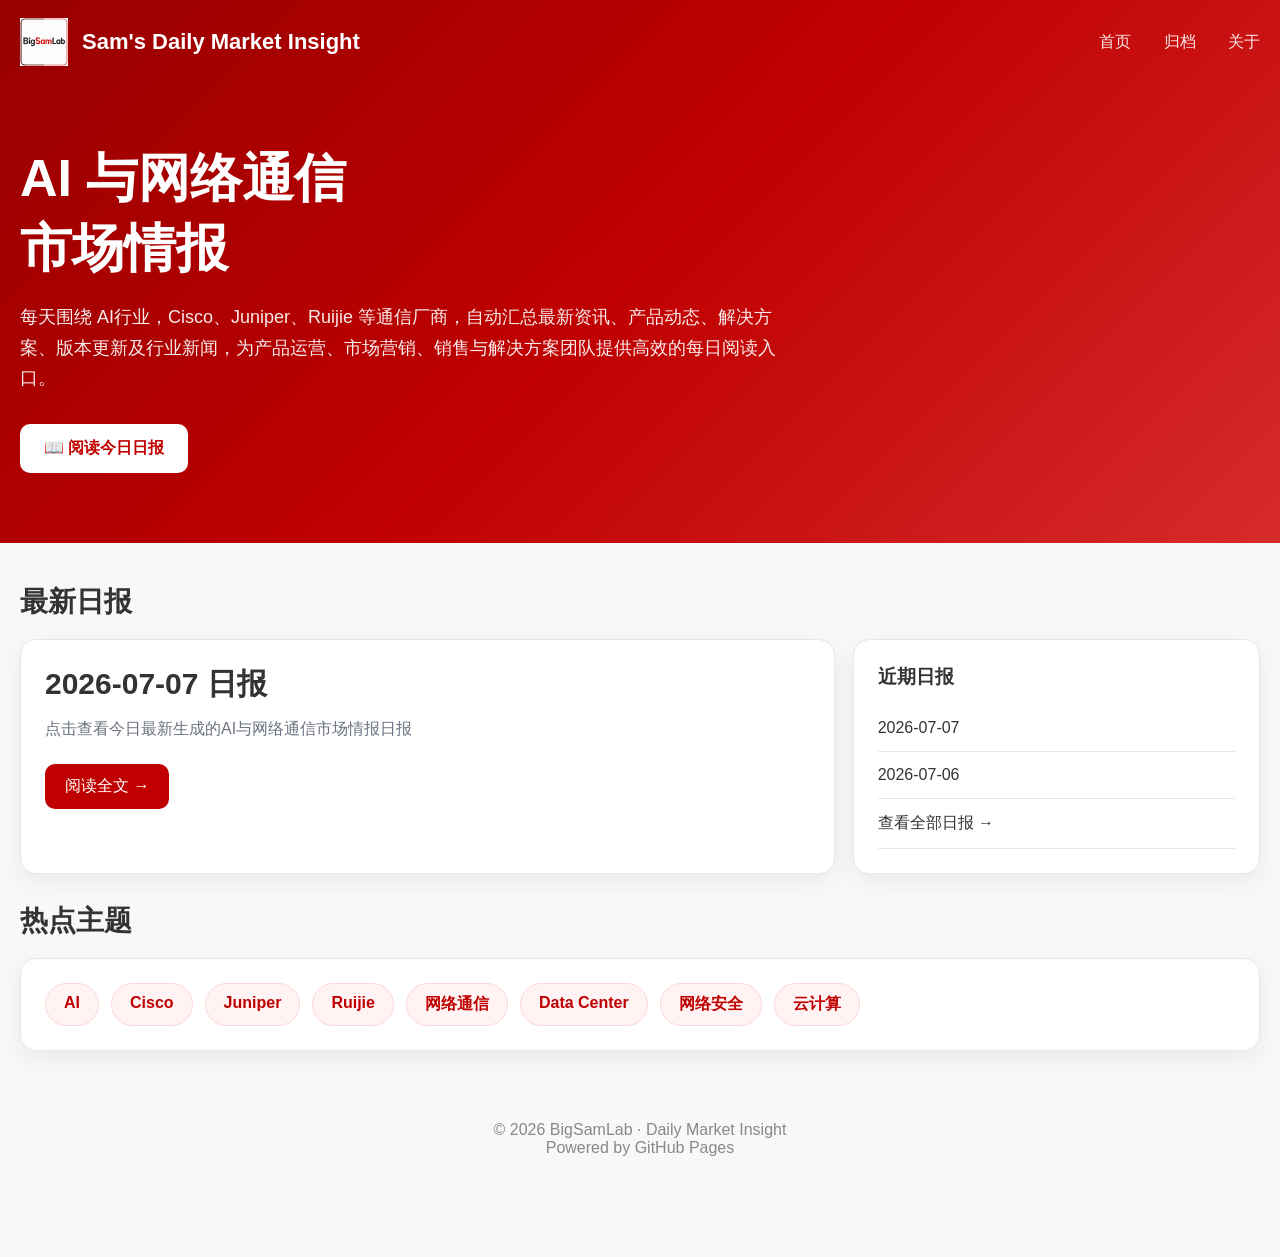
<file: index.html>
<!DOCTYPE html>
<html lang="zh-CN">
<head>
<meta charset="UTF-8">
<meta name="viewport" content="width=device-width, initial-scale=1.0">
<title>Sam 的市场洞察日报</title>
<link rel="icon" href="assets/logo.png">
<style>
:root{
 --fs-red:#C00000;
 --fs-red2:#D62B2B;
 --bg:#F7F8FA;
 --card:#fff;
 --text:#333;
 --muted:#6B7280;
 --border:#E5E7EB;
 --radius:16px;
 --shadow:0 8px 24px rgba(0,0,0,.06);
 --max:1240px;
}
*{margin:0;padding:0;box-sizing:border-box}
body{
 font-family:-apple-system,BlinkMacSystemFont,"Segoe UI","PingFang SC","Microsoft YaHei",sans-serif;
 background:var(--bg);
 color:var(--text);
}
.container{width:min(var(--max),calc(100% - 32px));margin:auto;}
header{
 background:linear-gradient(135deg,#980000,#C00000,#D62B2B);
 color:#fff;
}
.nav{
 display:flex;
 justify-content:space-between;
 align-items:center;
 padding:18px 0;
}
.logo{
    display:flex;
    align-items:center;
    gap:14px;
}

.logo img{
    width:48px;
    height:48px;
}

.logo-title{
    font-size:22px;
    font-weight:700;
}

.logo span{
    display:block;
    font-size:13px;
    opacity:.8;
    font-weight:400;
}
.menu a{
 color:#fff;
 margin-left:28px;
 text-decoration:none;
 opacity:.9;
}
.hero{
 padding:60px 0 70px;
}
.hero h1{
 font-size:52px;
 margin-bottom:18px;
}
.hero p{
 max-width:760px;
 font-size:18px;
 opacity:.92;
 line-height:1.7;
}
.btn{
 display:inline-block;
 margin-top:30px;
 background:#fff;
 color:var(--fs-red);
 padding:14px 24px;
 border-radius:10px;
 text-decoration:none;
 font-weight:700;
}
main{
 padding:40px 0 70px;
}
.section{
 margin-bottom:28px;
}
.section-title{
 font-size:28px;
 margin-bottom:18px;
}
.grid{
 display:grid;
 gap:18px;
}
.snapshot{
 grid-template-columns:repeat(5,1fr);
}
.card{
 background:#fff;
 border:1px solid var(--border);
 border-radius:var(--radius);
 box-shadow:var(--shadow);
 padding:24px;
}
.kpi{
 text-align:center;
}
.kpi h2{
 color:var(--fs-red);
 font-size:42px;
 margin-bottom:10px;
}
.latest{
 grid-template-columns:2fr 1fr;
}
.report-card h3{
 font-size:30px;
 margin-bottom:10px;
}
.report-card p{
 color:var(--muted);
 line-height:1.8;
 margin-bottom:20px;
}
.read-btn{
 display:inline-block;
 padding:12px 20px;
 background:var(--fs-red);
 color:#fff;
 text-decoration:none;
 border-radius:10px;
}
.list a{
 display:block;
 padding:14px 0;
 border-bottom:1px solid var(--border);
 color:#333;
 text-decoration:none;
}
.tags{
 display:flex;
 flex-wrap:wrap;
 gap:12px;
}
.tag{
 background:#FFF3F3;
 color:var(--fs-red);
 border:1px solid #FFD5D5;
 border-radius:999px;
 padding:10px 18px;
 font-weight:600;
}
footer{
 margin-top:40px;
 color:#888;
 text-align:center;
 padding:30px 0;
}
@media(max-width:900px){
 .snapshot,.latest{grid-template-columns:1fr;}
 .hero h1{font-size:36px;}
 .menu{display:none;}
}
</style>
</head>
<body>

<header>
<div class="container">

<div class="nav">
<div class="logo">

    <img src="assets/logo.svg" alt="BigSamLab Logo">

    <div>
        <div class="logo-title">Sam's Daily Market Insight</div>
    </div>

</div>

<div class="menu">
<a href="#">首页</a>
<a href="archive.html">归档</a>
<a href="about.html">关于</a>
</div>
</div>

<div class="hero">

<h1>AI 与网络通信<br>市场情报</h1>

<p>
每天围绕 AI行业，Cisco、Juniper、Ruijie 等通信厂商，自动汇总最新资讯、产品动态、解决方案、版本更新及行业新闻，为产品运营、市场营销、销售与解决方案团队提供高效的每日阅读入口。
</p>

<a class="btn" id="today-report-btn" href="briefs/2026-07-07.html">
📖 阅读今日日报
</a>
</div>

</div>
</header>

<main class="container">

<section class="section">

<h2 class="section-title">最新日报</h2>

<div class="grid latest">




<!-- AUTO_LATEST_REPORT_START -->
<div class="card report-card" id="latest-report">

<h3>2026-07-07 日报</h3>

<p>
点击查看今日最新生成的AI与网络通信市场情报日报
</p>

<a class="read-btn" href="briefs/2026-07-07.html">
阅读全文 →
</a>

</div>
<!-- AUTO_LATEST_REPORT_END -->




<div class="card list">

<h3 style="margin-bottom:15px;">近期日报</h3>

<!-- AUTO_RECENT_REPORTS_START -->
<div id="recent-reports">
<a href="briefs/2026-07-07.html">2026-07-07</a>
<a href="briefs/2026-07-06.html">2026-07-06</a>
</div>
<!-- AUTO_RECENT_REPORTS_END -->

<a href="archive.html">查看全部日报 →</a>

</div>

</div>

</div>

</section>

<section class="section">

<h2 class="section-title">热点主题</h2>

<div class="card">

<div class="tags">

<div class="tag">AI</div>
<div class="tag">Cisco</div>
<div class="tag">Juniper</div>
<div class="tag">Ruijie</div>
<div class="tag">网络通信</div>
<div class="tag">Data Center</div>
<div class="tag">网络安全</div>
<div class="tag">云计算</div>

</div>

</div>

</section>

<footer>

© 2026 BigSamLab · Daily Market Insight<br>
Powered by GitHub Pages

</footer>

</main>

</body>
</html>
</file>
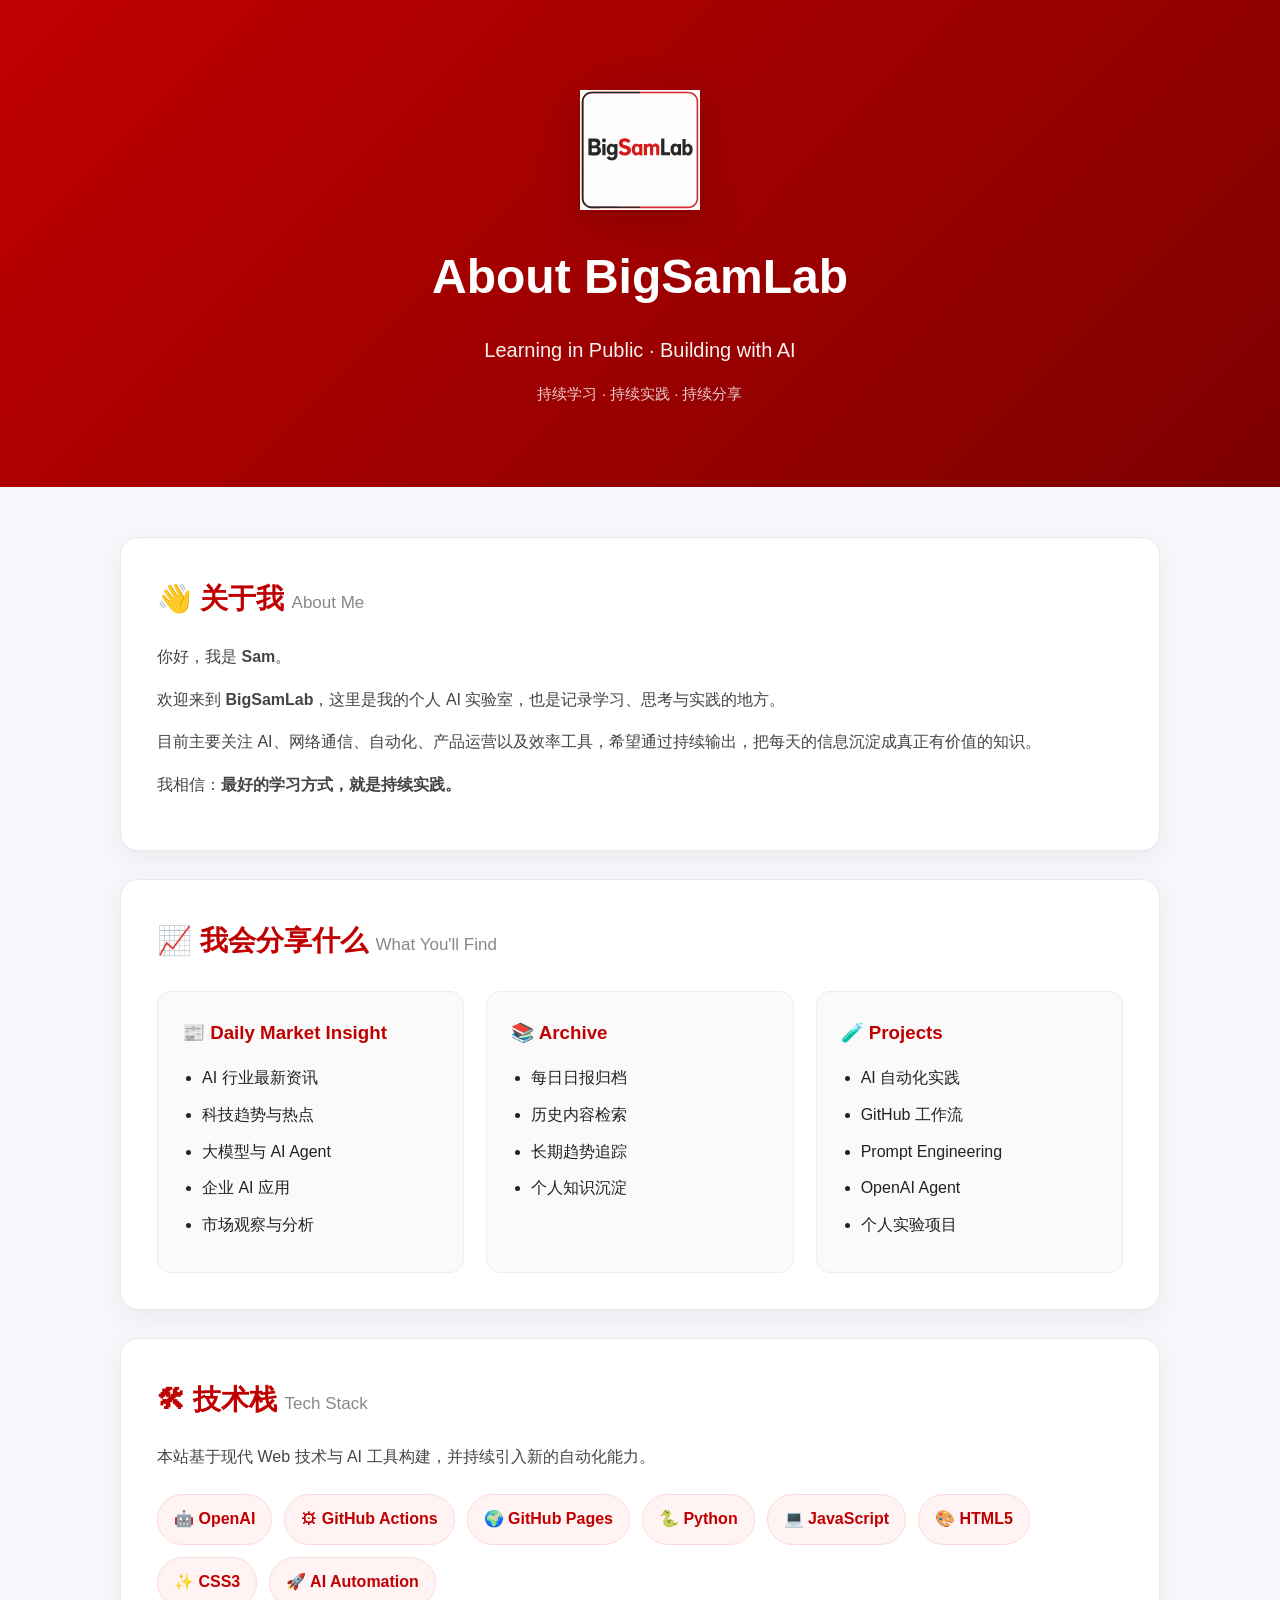
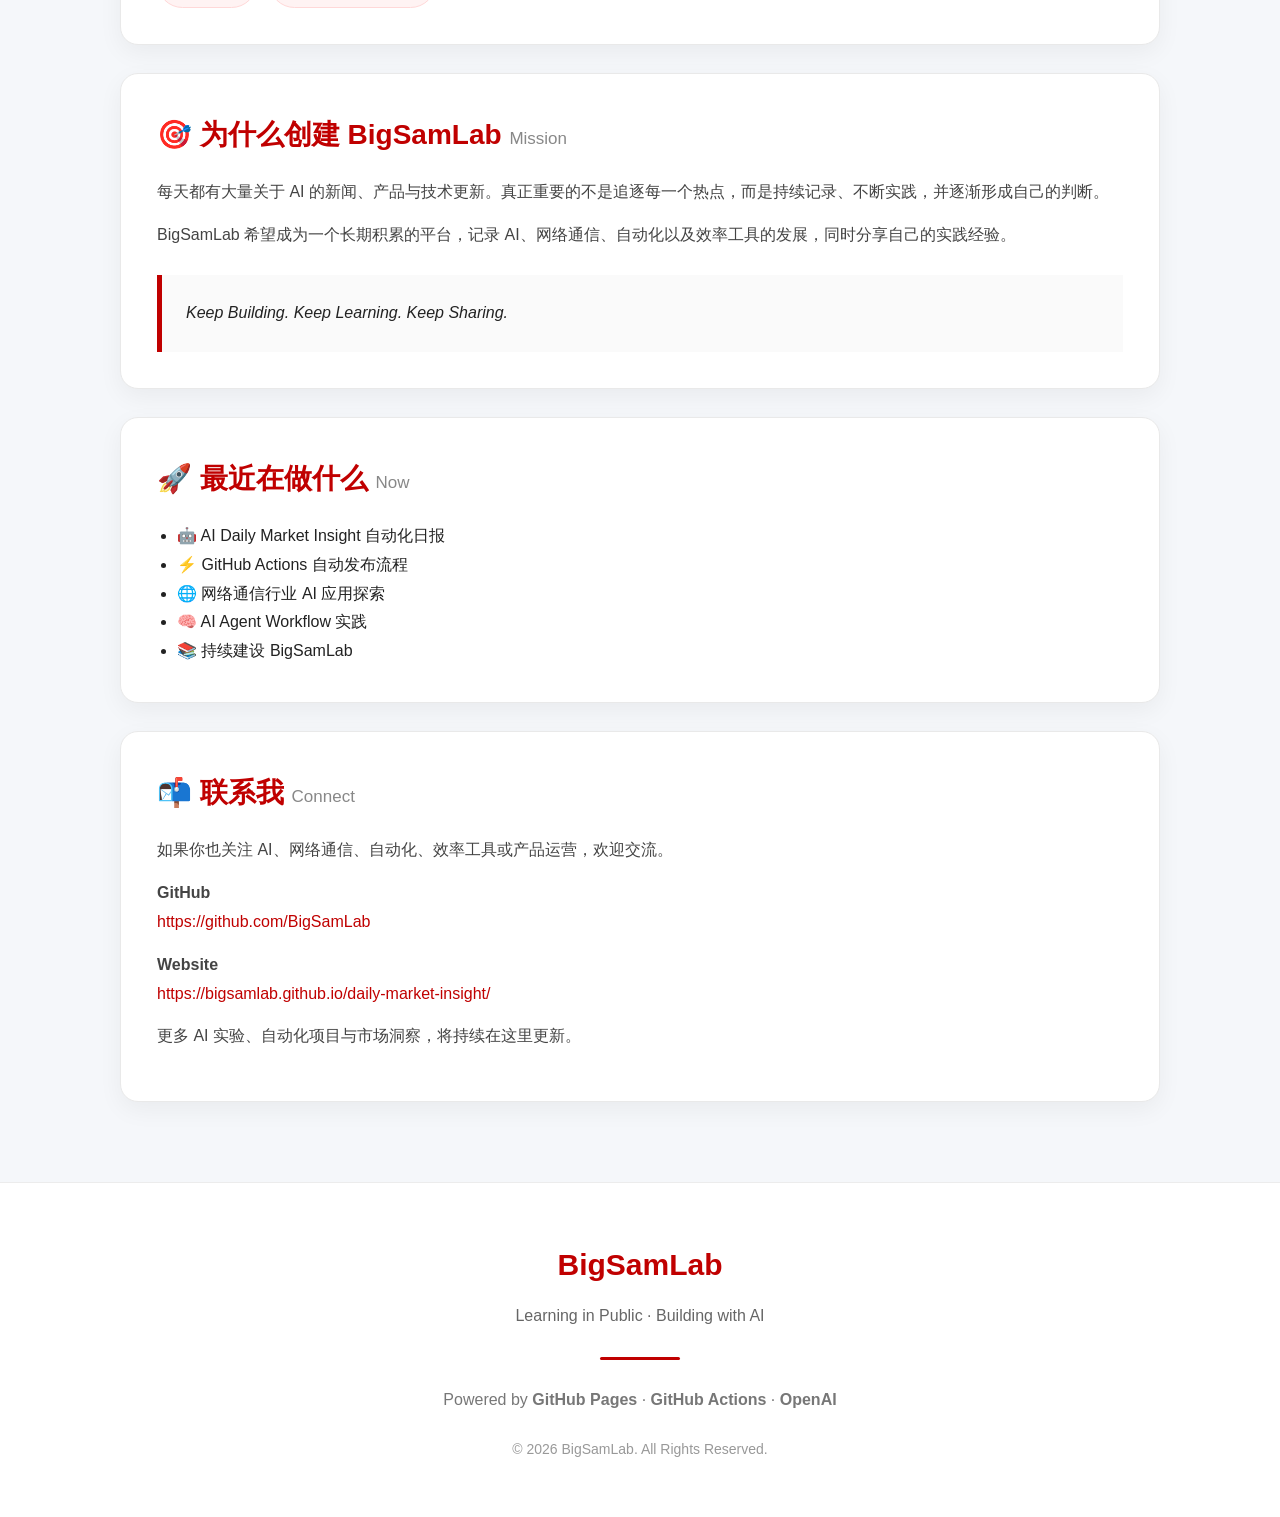
<file: about.html>
<!DOCTYPE html>
<html lang="zh-CN">
<head>
<meta charset="UTF-8">
<meta name="viewport" content="width=device-width, initial-scale=1.0">
<title>About | BigSamLab</title>

<style>
:root{
    --primary:#C00000;
    --primary-dark:#970000;
    --text:#222;
    --sub:#666;
    --bg:#f5f7fa;
    --card:#ffffff;
    --border:#e9e9e9;
}

*{margin:0;padding:0;box-sizing:border-box;}

body{
    font-family:-apple-system,BlinkMacSystemFont,"Segoe UI","PingFang SC","Microsoft YaHei",sans-serif;
    background:var(--bg);
    color:var(--text);
    line-height:1.8;
}

.hero{
    background:linear-gradient(135deg,#C00000,#7E0000);
    color:#fff;
    text-align:center;
    padding:90px 20px 80px;
}

.logo{
    width:120px;
    height:120px;
    margin:0 auto 24px;
    display:flex;
    align-items:center;
    justify-content:center;
}

.logo img{
    width:100%;
    height:100%;
    object-fit:contain;
    filter:drop-shadow(0 8px 20px rgba(0,0,0,.18));
}

.hero h1{
    font-size:48px;
    margin-bottom:12px;
}

.hero p{
    max-width:760px;
    margin:auto;
    font-size:20px;
    opacity:.95;
}

.hero small{
    display:block;
    margin-top:12px;
    opacity:.8;
    font-size:15px;
}

.container{
    max-width:1080px;
    margin:50px auto 80px;
    padding:0 20px;
}

.card{
    background:#fff;
    border:1px solid var(--border);
    border-radius:18px;
    padding:36px;
    margin-bottom:28px;
    box-shadow:0 8px 24px rgba(0,0,0,.05);
}

.card h2{
    color:var(--primary);
    margin-bottom:18px;
    font-size:28px;
}

.card h2 span{
    color:#888;
    font-size:17px;
    font-weight:400;
}

.card p{
    color:#444;
    margin-bottom:14px;
}

.grid{
    display:grid;
    grid-template-columns:repeat(auto-fit,minmax(260px,1fr));
    gap:22px;
    margin-top:25px;
}

.item{
    background:#fafafa;
    border:1px solid #ececec;
    border-radius:14px;
    padding:24px;
    transition:.25s;
}

.item:hover{
    transform:translateY(-4px);
}

.item h3{
    color:var(--primary);
    margin-bottom:14px;
}

.item ul{
    padding-left:20px;
}

.item li{
    margin-bottom:8px;
}

.tech{
    display:flex;
    flex-wrap:wrap;
    gap:12px;
    margin-top:22px;
}

.badge{
    padding:10px 16px;
    border-radius:999px;
    background:#fff3f3;
    color:var(--primary);
    border:1px solid #ffd8d8;
    font-weight:600;
}

.quote{
    margin-top:25px;
    padding:24px;
    background:#fafafa;
    border-left:5px solid var(--primary);
    font-style:italic;
}

.footer{
    margin-top:70px;
    padding:55px 20px;
    background:#fff;
    border-top:1px solid #ececec;
    text-align:center;
}

.footer-logo{
    font-size:30px;
    color:var(--primary);
    font-weight:700;
}

.footer-tagline{
    color:#666;
    margin-top:10px;
}

.footer-divider{
    width:80px;
    height:3px;
    margin:26px auto;
    background:var(--primary);
    border-radius:999px;
}

.footer-tech{
    color:#777;
}

.footer-copy{
    color:#999;
    font-size:14px;
    margin-top:22px;
}

a{
    color:var(--primary);
    text-decoration:none;
}

@media(max-width:768px){
.hero h1{font-size:36px;}
.hero p{font-size:17px;}
.card{padding:26px;}
}
</style>
</head>

<body>

<section class="hero">

<div class="logo">
    <img src="assets/logo.svg" alt="BigSamLab Logo">
</div>

<h1>About BigSamLab</h1>

<p>Learning in Public · Building with AI</p>

<small>持续学习 · 持续实践 · 持续分享</small>

</section>

<div class="container">

<div class="card">

<h2>👋 关于我 <span>About Me</span></h2>

<p>你好，我是 <strong>Sam</strong>。</p>

<p>欢迎来到 <strong>BigSamLab</strong>，这里是我的个人 AI 实验室，也是记录学习、思考与实践的地方。</p>

<p>目前主要关注 AI、网络通信、自动化、产品运营以及效率工具，希望通过持续输出，把每天的信息沉淀成真正有价值的知识。</p>

<p>我相信：<strong>最好的学习方式，就是持续实践。</strong></p>

</div>

<div class="card">

<h2>📈 我会分享什么 <span>What You'll Find</span></h2>

<div class="grid">

<div class="item">
<h3>📰 Daily Market Insight</h3>
<ul>
<li>AI 行业最新资讯</li>
<li>科技趋势与热点</li>
<li>大模型与 AI Agent</li>
<li>企业 AI 应用</li>
<li>市场观察与分析</li>
</ul>
</div>

<div class="item">
<h3>📚 Archive</h3>
<ul>
<li>每日日报归档</li>
<li>历史内容检索</li>
<li>长期趋势追踪</li>
<li>个人知识沉淀</li>
</ul>
</div>

<div class="item">
<h3>🧪 Projects</h3>
<ul>
<li>AI 自动化实践</li>
<li>GitHub 工作流</li>
<li>Prompt Engineering</li>
<li>OpenAI Agent</li>
<li>个人实验项目</li>
</ul>
</div>

</div>

</div>

<div class="card">

<h2>🛠 技术栈 <span>Tech Stack</span></h2>

<p>本站基于现代 Web 技术与 AI 工具构建，并持续引入新的自动化能力。</p>

<div class="tech">
<span class="badge">🤖 OpenAI</span>
<span class="badge">⚙ GitHub Actions</span>
<span class="badge">🌍 GitHub Pages</span>
<span class="badge">🐍 Python</span>
<span class="badge">💻 JavaScript</span>
<span class="badge">🎨 HTML5</span>
<span class="badge">✨ CSS3</span>
<span class="badge">🚀 AI Automation</span>
</div>

</div>

<div class="card">

<h2>🎯 为什么创建 BigSamLab <span>Mission</span></h2>

<p>每天都有大量关于 AI 的新闻、产品与技术更新。真正重要的不是追逐每一个热点，而是持续记录、不断实践，并逐渐形成自己的判断。</p>

<p>BigSamLab 希望成为一个长期积累的平台，记录 AI、网络通信、自动化以及效率工具的发展，同时分享自己的实践经验。</p>

<div class="quote">
Keep Building. Keep Learning. Keep Sharing.
</div>

</div>

<div class="card">

<h2>🚀 最近在做什么 <span>Now</span></h2>

<ul style="padding-left:20px;">
<li>🤖 AI Daily Market Insight 自动化日报</li>
<li>⚡ GitHub Actions 自动发布流程</li>
<li>🌐 网络通信行业 AI 应用探索</li>
<li>🧠 AI Agent Workflow 实践</li>
<li>📚 持续建设 BigSamLab</li>
</ul>

</div>

<div class="card">

<h2>📬 联系我 <span>Connect</span></h2>

<p>如果你也关注 AI、网络通信、自动化、效率工具或产品运营，欢迎交流。</p>

<p><strong>GitHub</strong><br>
<a href="https://github.com/BigSamLab" target="_blank">https://github.com/BigSamLab</a></p>

<p><strong>Website</strong><br>
<a href="https://bigsamlab.github.io/daily-market-insight/" target="_blank">https://bigsamlab.github.io/daily-market-insight/</a></p>

<p>更多 AI 实验、自动化项目与市场洞察，将持续在这里更新。</p>

</div>

</div>

<footer class="footer">

<div class="footer-logo">BigSamLab</div>

<div class="footer-tagline">
Learning in Public · Building with AI
</div>

<div class="footer-divider"></div>

<div class="footer-tech">
Powered by <strong>GitHub Pages</strong> · <strong>GitHub Actions</strong> · <strong>OpenAI</strong>
</div>

<div class="footer-copy">
© 2026 BigSamLab. All Rights Reserved.
</div>

</footer>

</body>
</html>
</file>
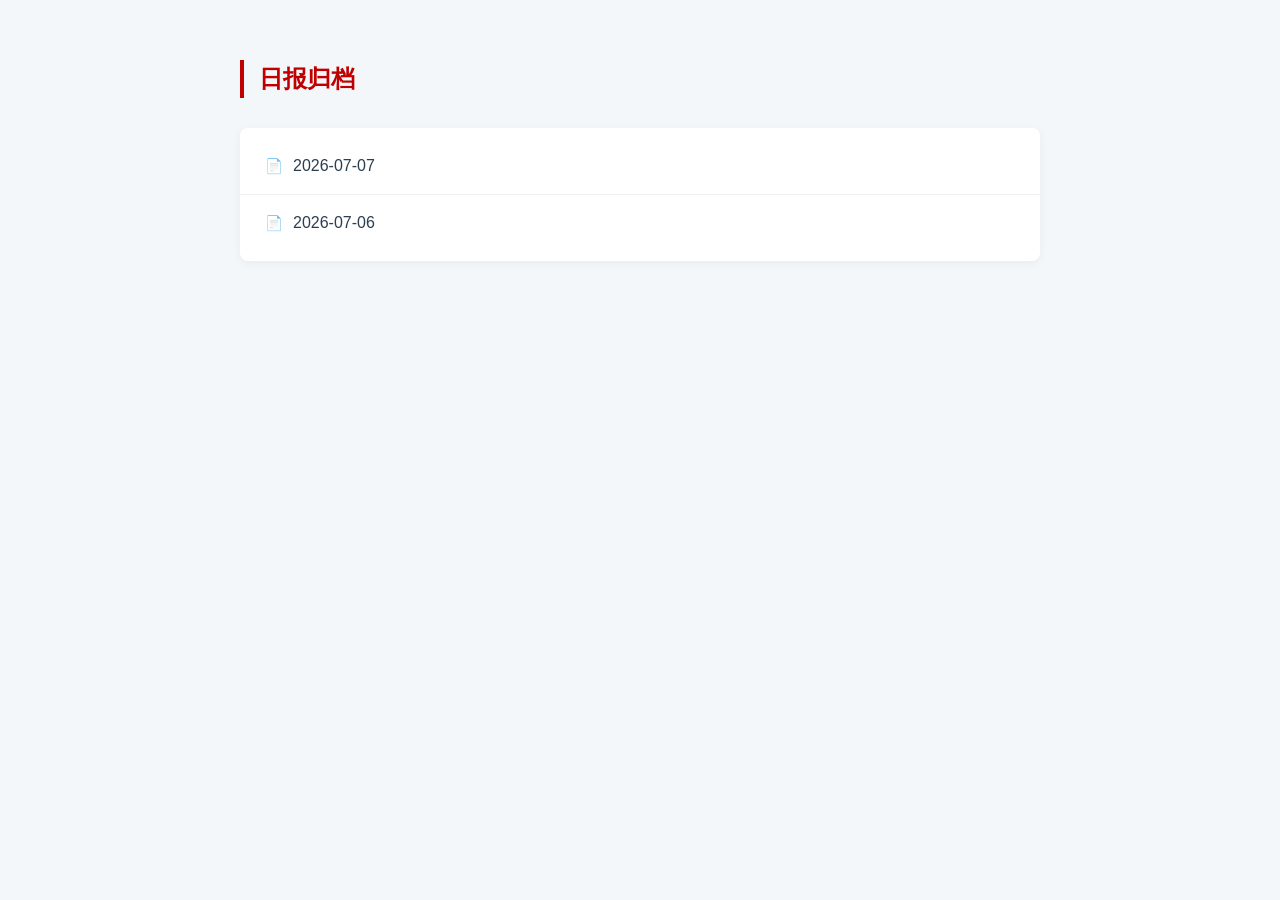
<file: archive.html>
<!DOCTYPE html>
<html lang="zh-CN">
<head>
<meta charset="UTF-8">
<title>日报归档 | Archive</title>
<style>
    :root {
        --primary-color: #C00000;
        --bg-color: #f4f7f9;
        --card-bg: #ffffff;
        --text-main: #2c3e50;
        --text-sub: #7f8c8d;
    }

    body {
        font-family: -apple-system, BlinkMacSystemFont, "Segoe UI", Roboto, "Helvetica Neue", Arial, sans-serif;
        background: var(--bg-color);
        color: var(--text-main);
        line-height: 1.6;
        max-width: 800px;
        margin: 60px auto;
        padding: 0 20px;
    }

    h1 {
        color: var(--primary-color);
        font-size: 24px;
        margin-bottom: 30px;
        border-left: 4px solid var(--primary-color);
        padding-left: 15px;
    }

    .archive-list {
        background: var(--card-bg);
        border-radius: 8px;
        box-shadow: 0 2px 10px rgba(0,0,0,0.05);
        padding: 10px 0;
    }

    a {
        display: block;
        padding: 15px 25px;
        text-decoration: none;
        color: var(--text-main);
        transition: all 0.2s ease;
        border-bottom: 1px solid #f0f0f0;
    }

    a:last-child {
        border-bottom: none;
    }

    a:hover {
        background-color: #fafafa;
        color: var(--primary-color);
        padding-left: 30px;
    }

    a::before {
        content: "📄";
        margin-right: 10px;
        font-size: 0.9em;
    }
</style>
</head>
<body>

<h1>日报归档</h1>

<div class="archive-list">
    <!-- ARCHIVE_START -->
<a href="briefs/2026-07-07.html">2026-07-07</a>
<a href="briefs/2026-07-06.html">2026-07-06</a>

<!-- ARCHIVE_END -->
</div>

</body>
</html>
</file>
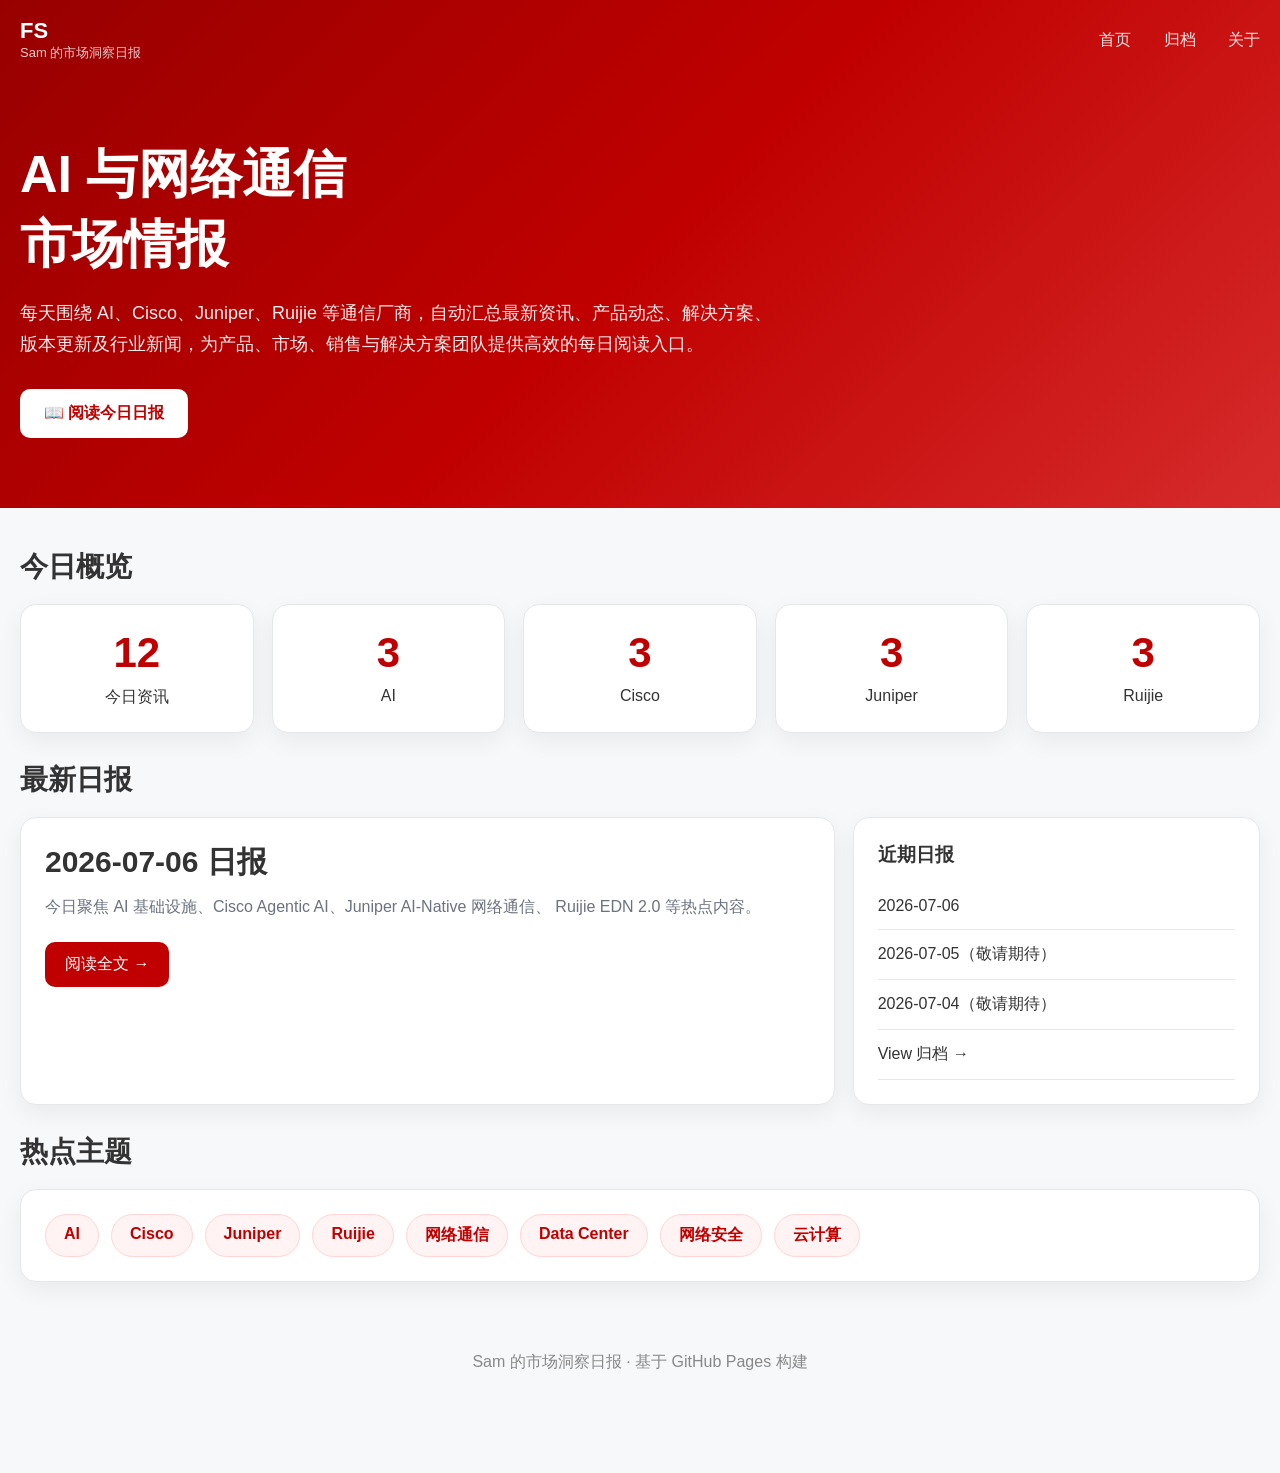
<file: index_cn.html>
<!DOCTYPE html>
<html lang="zh-CN">
<head>
<meta charset="UTF-8">
<meta name="viewport" content="width=device-width, initial-scale=1.0">
<title>Sam 的市场洞察日报</title>
<style>
:root{
 --fs-red:#C00000;
 --fs-red2:#D62B2B;
 --bg:#F7F8FA;
 --card:#fff;
 --text:#333;
 --muted:#6B7280;
 --border:#E5E7EB;
 --radius:16px;
 --shadow:0 8px 24px rgba(0,0,0,.06);
 --max:1240px;
}
*{margin:0;padding:0;box-sizing:border-box}
body{
 font-family:-apple-system,BlinkMacSystemFont,"Segoe UI","PingFang SC","Microsoft YaHei",sans-serif;
 background:var(--bg);
 color:var(--text);
}
.container{width:min(var(--max),calc(100% - 32px));margin:auto;}
header{
 background:linear-gradient(135deg,#980000,#C00000,#D62B2B);
 color:#fff;
}
.nav{
 display:flex;
 justify-content:space-between;
 align-items:center;
 padding:18px 0;
}
.logo{
 font-size:22px;
 font-weight:700;
}
.logo span{
 display:block;
 font-size:13px;
 opacity:.8;
 font-weight:400;
}
.menu a{
 color:#fff;
 margin-left:28px;
 text-decoration:none;
 opacity:.9;
}
.hero{
 padding:60px 0 70px;
}
.hero h1{
 font-size:52px;
 margin-bottom:18px;
}
.hero p{
 max-width:760px;
 font-size:18px;
 opacity:.92;
 line-height:1.7;
}
.btn{
 display:inline-block;
 margin-top:30px;
 background:#fff;
 color:var(--fs-red);
 padding:14px 24px;
 border-radius:10px;
 text-decoration:none;
 font-weight:700;
}
main{
 padding:40px 0 70px;
}
.section{
 margin-bottom:28px;
}
.section-title{
 font-size:28px;
 margin-bottom:18px;
}
.grid{
 display:grid;
 gap:18px;
}
.snapshot{
 grid-template-columns:repeat(5,1fr);
}
.card{
 background:#fff;
 border:1px solid var(--border);
 border-radius:var(--radius);
 box-shadow:var(--shadow);
 padding:24px;
}
.kpi{
 text-align:center;
}
.kpi h2{
 color:var(--fs-red);
 font-size:42px;
 margin-bottom:10px;
}
.latest{
 grid-template-columns:2fr 1fr;
}
.report-card h3{
 font-size:30px;
 margin-bottom:10px;
}
.report-card p{
 color:var(--muted);
 line-height:1.8;
 margin-bottom:20px;
}
.read-btn{
 display:inline-block;
 padding:12px 20px;
 background:var(--fs-red);
 color:#fff;
 text-decoration:none;
 border-radius:10px;
}
.list a{
 display:block;
 padding:14px 0;
 border-bottom:1px solid var(--border);
 color:#333;
 text-decoration:none;
}
.tags{
 display:flex;
 flex-wrap:wrap;
 gap:12px;
}
.tag{
 background:#FFF3F3;
 color:var(--fs-red);
 border:1px solid #FFD5D5;
 border-radius:999px;
 padding:10px 18px;
 font-weight:600;
}
footer{
 margin-top:40px;
 color:#888;
 text-align:center;
 padding:30px 0;
}
@media(max-width:900px){
 .snapshot,.latest{grid-template-columns:1fr;}
 .hero h1{font-size:36px;}
 .menu{display:none;}
}
</style>
</head>
<body>

<header>
<div class="container">

<div class="nav">
<div class="logo">
FS
<span>Sam 的市场洞察日报</span>
</div>

<div class="menu">
<a href="#">首页</a>
<a href="archive.html">归档</a>
<a href="#">关于</a>
</div>
</div>

<div class="hero">

<h1>AI 与网络通信<br>市场情报</h1>

<p>
每天围绕 AI、Cisco、Juniper、Ruijie 等通信厂商，自动汇总最新资讯、产品动态、解决方案、版本更新及行业新闻，为产品、市场、销售与解决方案团队提供高效的每日阅读入口。
</p>

<a class="btn" href="reports/2026-07-06.html">📖 阅读今日日报</a>

</div>

</div>
</header>

<main class="container">

<section class="section">
<h2 class="section-title">今日概览</h2>

<div class="grid snapshot">

<div class="card kpi">
<h2>12</h2>
<div>今日资讯</div>
</div>

<div class="card kpi">
<h2>3</h2>
<div>AI</div>
</div>

<div class="card kpi">
<h2>3</h2>
<div>Cisco</div>
</div>

<div class="card kpi">
<h2>3</h2>
<div>Juniper</div>
</div>

<div class="card kpi">
<h2>3</h2>
<div>Ruijie</div>
</div>

</div>
</section>

<section class="section">

<h2 class="section-title">最新日报</h2>

<div class="grid latest">

<div class="card report-card">

<h3>2026-07-06 日报</h3>

<p>
今日聚焦 AI 基础设施、Cisco Agentic AI、Juniper AI-Native 网络通信、
Ruijie EDN 2.0 等热点内容。
</p>

<a class="read-btn" href="reports/2026/07/2026-07-06/">阅读全文 →</a>

</div>

<div class="card list">

<h3 style="margin-bottom:15px;">近期日报</h3>

<a href="reports/2026-07-06.html">2026-07-06</a>
<a href="#">2026-07-05（敬请期待）</a>
<a href="#">2026-07-04（敬请期待）</a>
<a href="archive.html">View 归档 →</a>

</div>

</div>

</section>

<section class="section">

<h2 class="section-title">热点主题</h2>

<div class="card">

<div class="tags">

<div class="tag">AI</div>
<div class="tag">Cisco</div>
<div class="tag">Juniper</div>
<div class="tag">Ruijie</div>
<div class="tag">网络通信</div>
<div class="tag">Data Center</div>
<div class="tag">网络安全</div>
<div class="tag">云计算</div>

</div>

</div>

</section>

<footer>

Sam 的市场洞察日报 · 基于 GitHub Pages 构建

</footer>

</main>

</body>
</html>
</file>
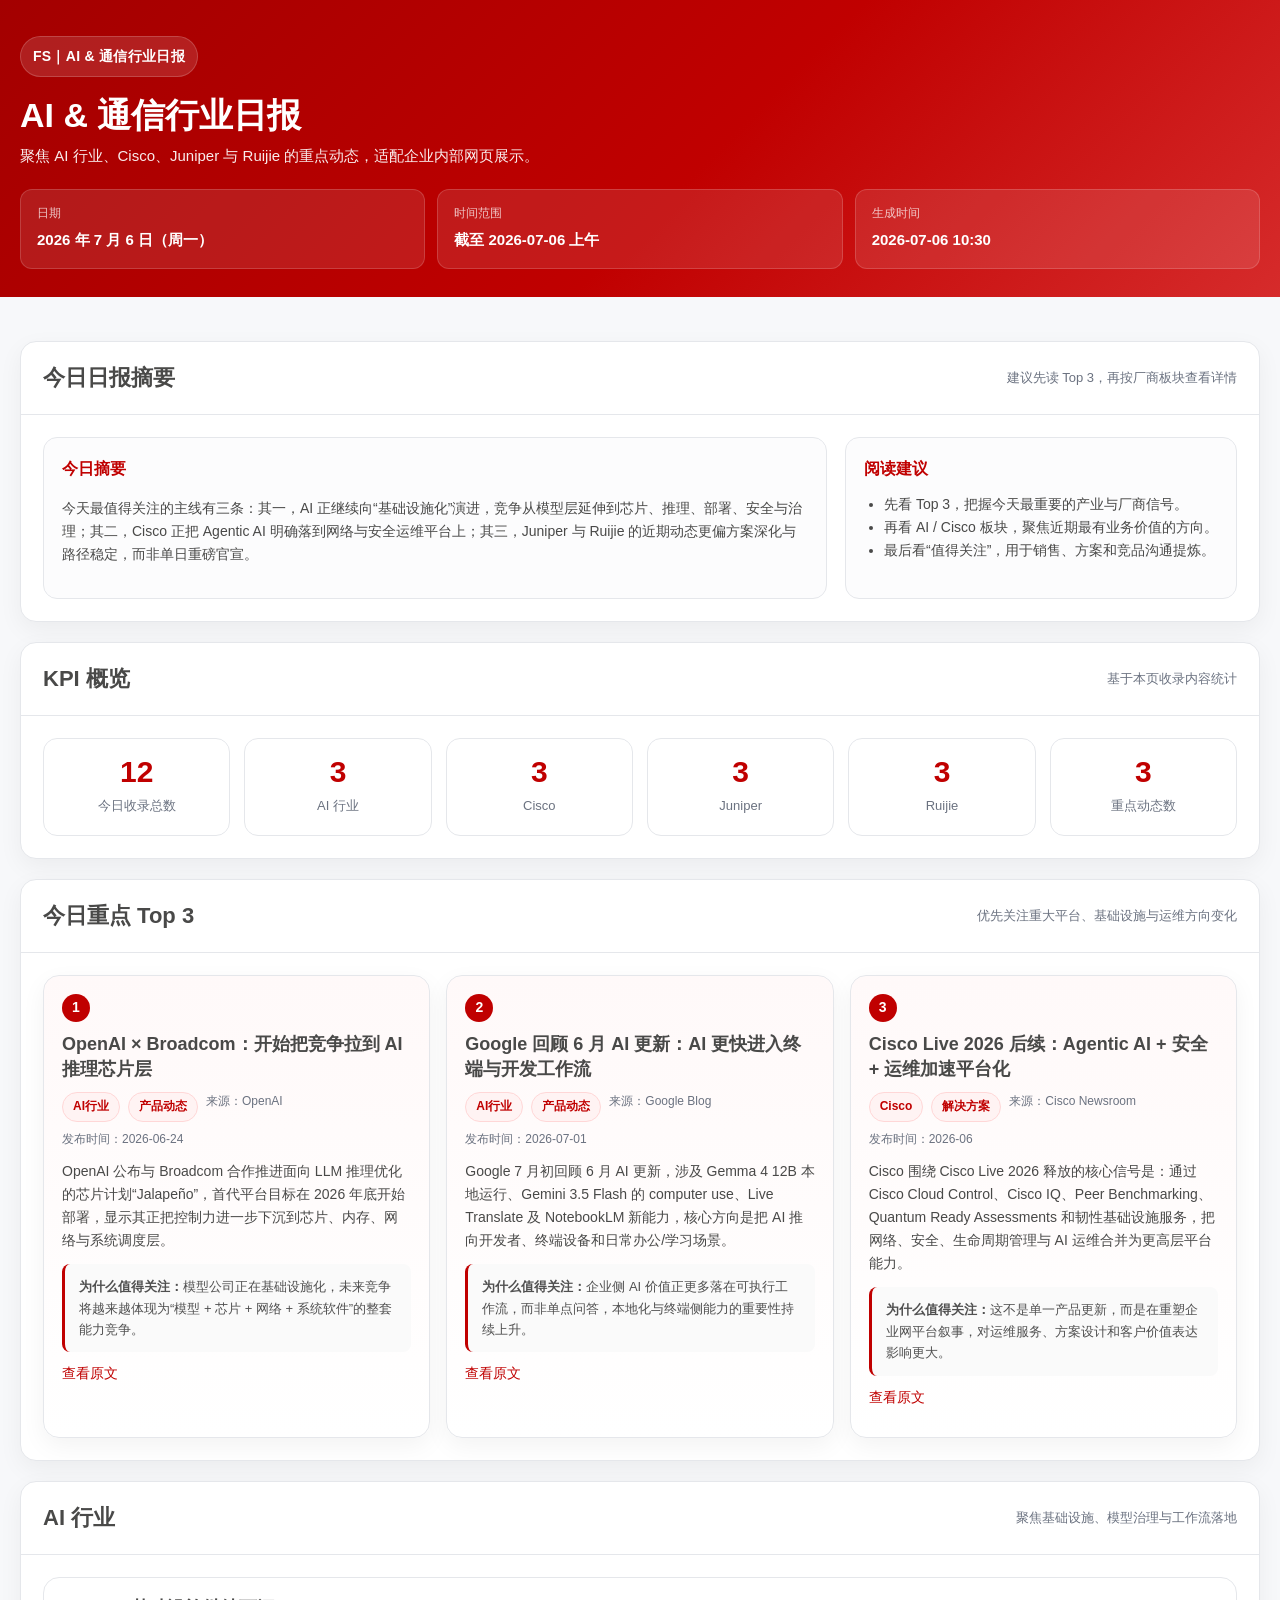
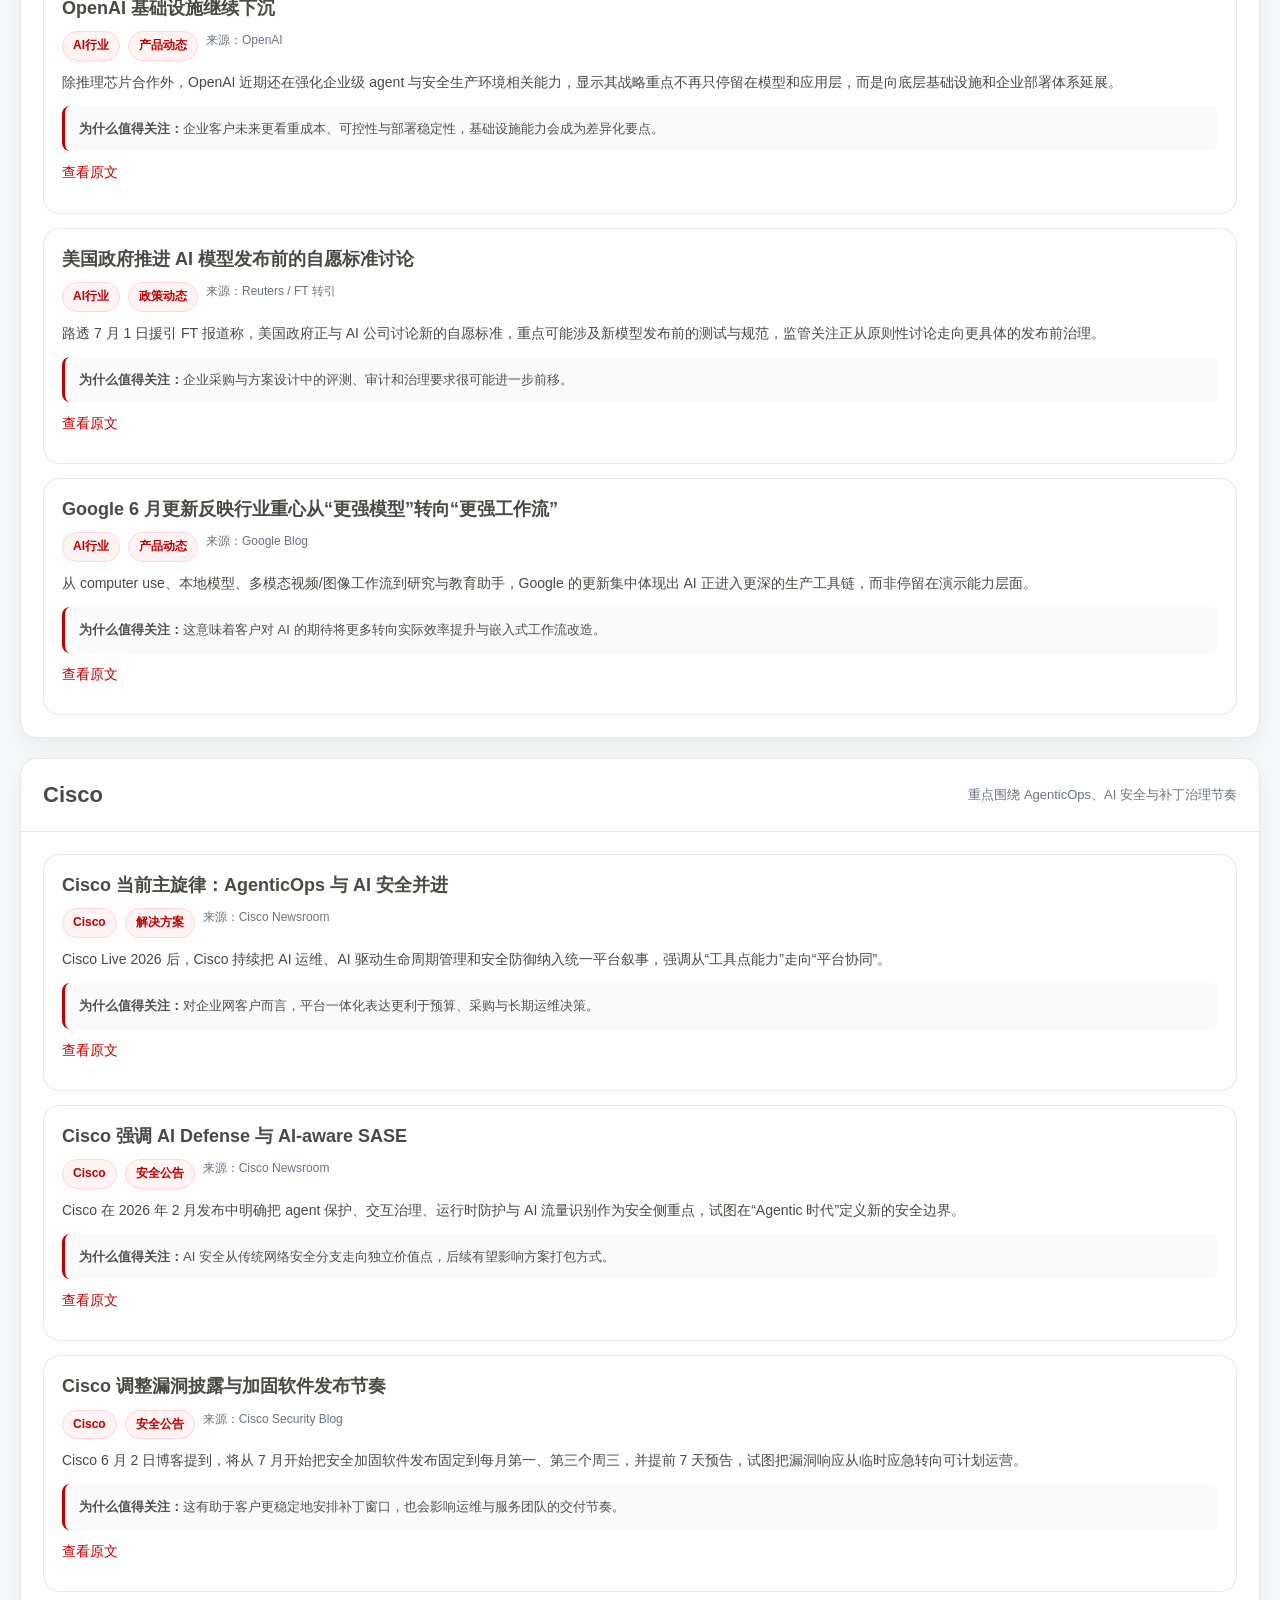
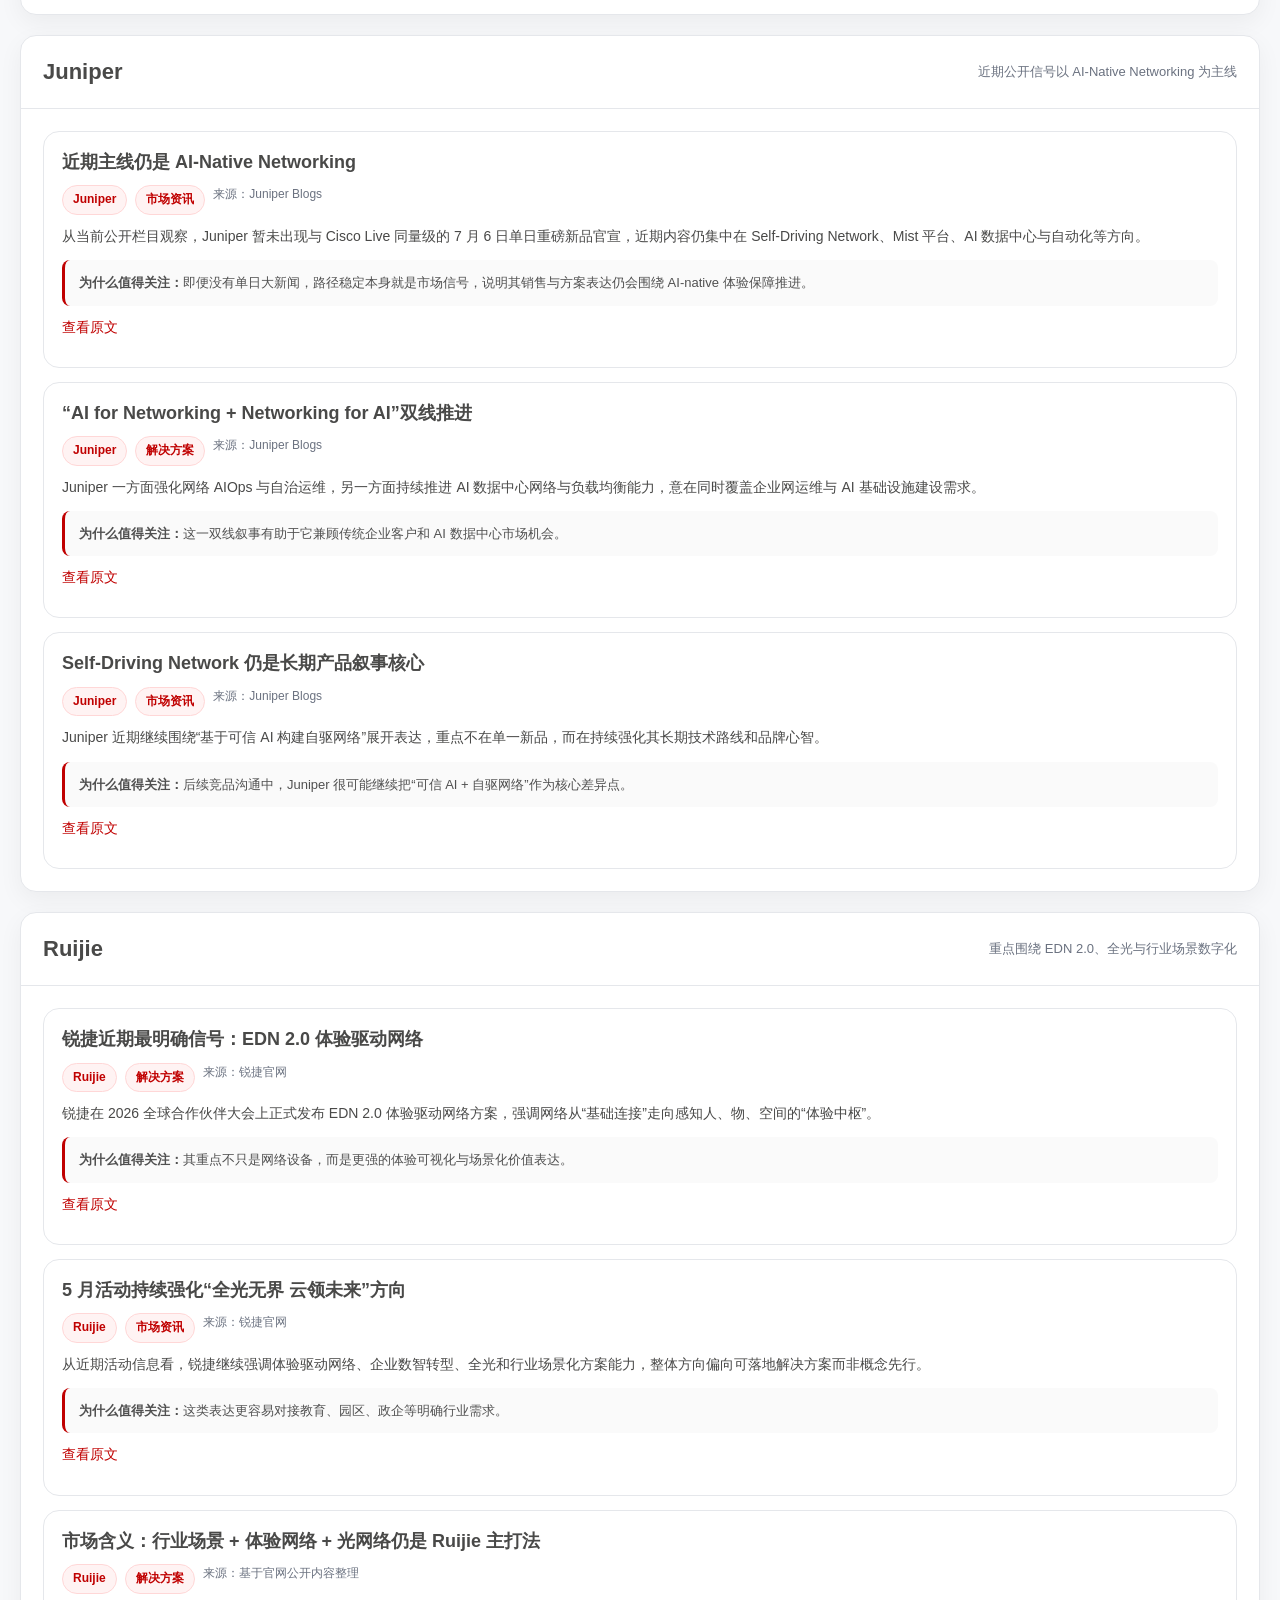
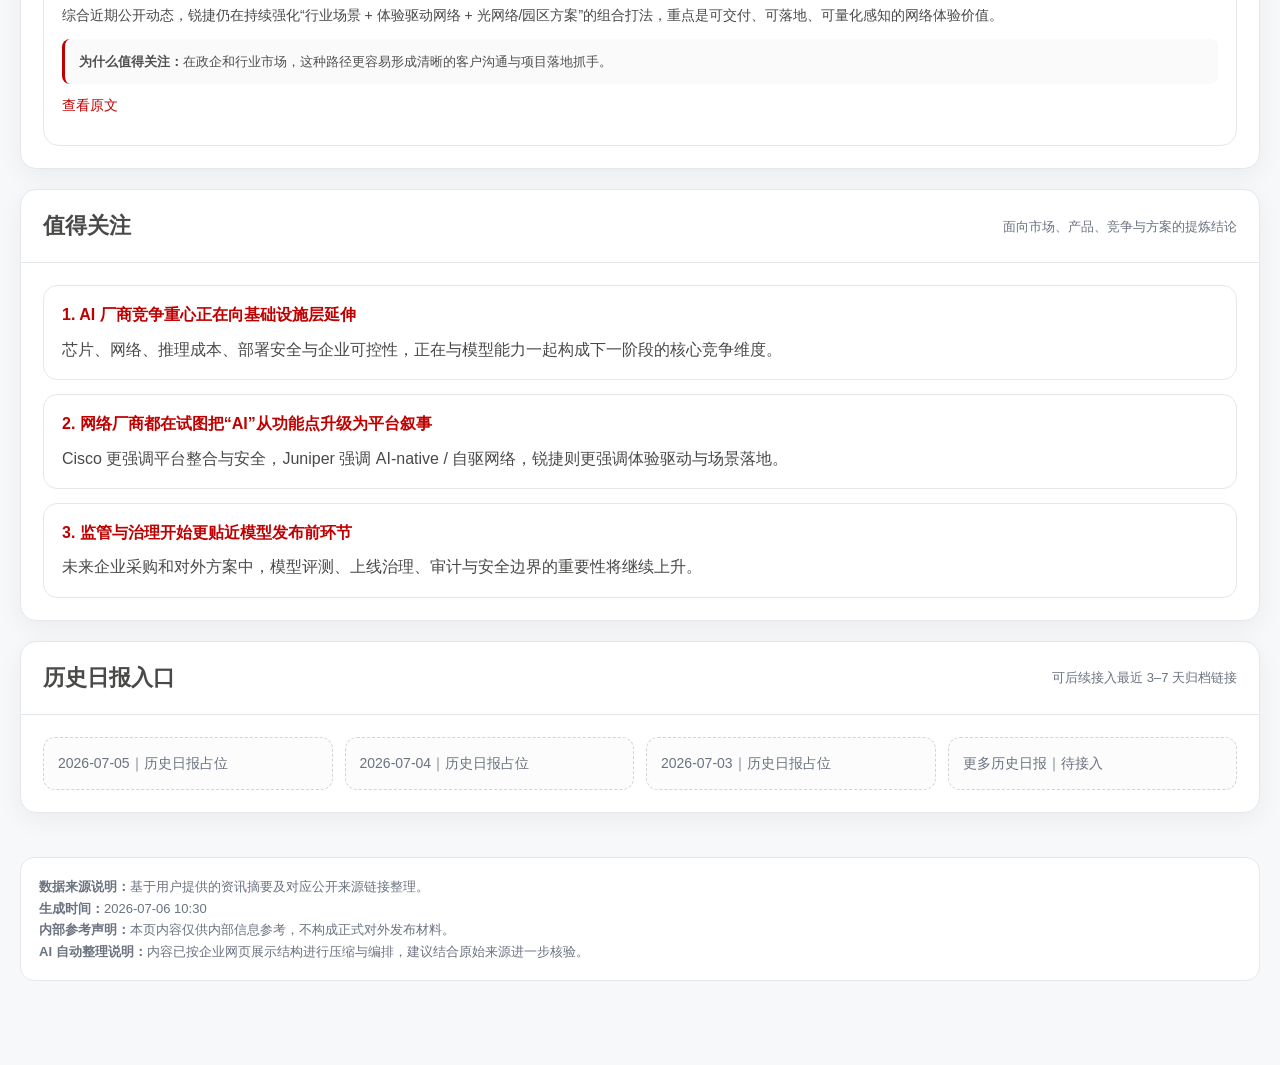
<file: briefs/2026-07-06.html>
<!DOCTYPE html>
<html lang="zh-CN">
<head>
  <meta charset="UTF-8" />
  <meta name="viewport" content="width=device-width, initial-scale=1.0" />
  <title>AI & 通信行业日报｜2026-07-06</title>
  <style>
    :root {
      --fs-red: #C00000;
      --fs-black: #494948;
      --bg: #F7F8FA;
      --card: #FFFFFF;
      --border: #E5E7EB;
      --muted: #6B7280;
      --tag-bg: #FFF3F3;
      --shadow: 0 8px 24px rgba(0,0,0,0.05);
      --radius: 16px;
      --radius-sm: 10px;
      --maxw: 1240px;
    }

    * { box-sizing: border-box; }
    body {
      margin: 0;
      font-family: -apple-system, BlinkMacSystemFont, "Segoe UI", "PingFang SC", "Hiragino Sans GB", "Microsoft YaHei", sans-serif;
      color: var(--fs-black);
      background: var(--bg);
      line-height: 1.65;
    }
    a { color: var(--fs-red); text-decoration: none; }
    a:hover { text-decoration: underline; }
    .container {
      width: min(var(--maxw), calc(100% - 32px));
      margin: 0 auto;
    }
    .header {
      background: linear-gradient(135deg, #A30000 0%, #C00000 55%, #D62B2B 100%);
      color: #fff;
      padding: 36px 0 28px;
    }
    .brand {
      display: inline-flex;
      align-items: center;
      gap: 10px;
      font-weight: 700;
      letter-spacing: .3px;
      padding: 8px 12px;
      background: rgba(255,255,255,0.12);
      border: 1px solid rgba(255,255,255,0.18);
      border-radius: 999px;
      font-size: 14px;
    }
    .header h1 {
      margin: 18px 0 8px;
      font-size: 34px;
      line-height: 1.2;
    }
    .subtitle {
      margin: 0 0 20px;
      color: rgba(255,255,255,0.92);
      font-size: 15px;
    }
    .meta-grid {
      display: grid;
      grid-template-columns: repeat(3, minmax(0,1fr));
      gap: 12px;
    }
    .meta-card {
      background: rgba(255,255,255,0.10);
      border: 1px solid rgba(255,255,255,0.16);
      border-radius: 12px;
      padding: 14px 16px;
    }
    .meta-card .label {
      display: block;
      font-size: 12px;
      color: rgba(255,255,255,0.74);
      margin-bottom: 4px;
    }
    .meta-card .value {
      font-size: 15px;
      font-weight: 600;
    }
    main { padding: 24px 0 44px; }
    .section {
      margin: 20px 0;
      background: var(--card);
      border: 1px solid var(--border);
      border-radius: var(--radius);
      box-shadow: var(--shadow);
      overflow: hidden;
    }
    .section-head {
      padding: 18px 22px;
      border-bottom: 1px solid var(--border);
      display: flex;
      align-items: center;
      justify-content: space-between;
      gap: 12px;
    }
    .section-head h2 {
      margin: 0;
      font-size: 22px;
      color: var(--fs-black);
    }
    .section-head .hint {
      color: var(--muted);
      font-size: 13px;
    }
    .section-body { padding: 22px; }
    .summary-box {
      display: grid;
      grid-template-columns: 2fr 1fr;
      gap: 18px;
    }
    .panel {
      background: #FCFCFD;
      border: 1px solid var(--border);
      border-radius: 14px;
      padding: 18px;
    }
    .panel h3 {
      margin: 0 0 10px;
      font-size: 16px;
      color: var(--fs-red);
    }
    .panel p, .panel li { font-size: 14px; }
    .panel ul { margin: 0; padding-left: 20px; }
    .kpis {
      display: grid;
      grid-template-columns: repeat(6, minmax(0,1fr));
      gap: 14px;
    }
    .kpi {
      background: #fff;
      border: 1px solid var(--border);
      border-radius: 14px;
      padding: 18px 16px;
      text-align: center;
    }
    .kpi .num {
      font-size: 30px;
      color: var(--fs-red);
      font-weight: 800;
      line-height: 1;
      margin-bottom: 8px;
    }
    .kpi .label {
      font-size: 13px;
      color: var(--muted);
    }
    .top3 {
      display: grid;
      grid-template-columns: repeat(3, minmax(0,1fr));
      gap: 16px;
    }
    .top-card, .news-card {
      border: 1px solid var(--border);
      border-radius: 16px;
      background: #fff;
      padding: 18px;
    }
    .top-card {
      background: linear-gradient(180deg, #FFF9F9 0%, #FFFFFF 100%);
      box-shadow: var(--shadow);
    }
    .rank {
      display: inline-flex;
      width: 28px;
      height: 28px;
      align-items: center;
      justify-content: center;
      border-radius: 50%;
      background: var(--fs-red);
      color: #fff;
      font-size: 14px;
      font-weight: 700;
      margin-bottom: 10px;
    }
    .card-title {
      margin: 0 0 10px;
      font-size: 18px;
      line-height: 1.4;
    }
    .meta {
      display: flex;
      flex-wrap: wrap;
      gap: 8px;
      margin-bottom: 10px;
      color: var(--muted);
      font-size: 12px;
    }
    .tag {
      display: inline-flex;
      align-items: center;
      padding: 4px 10px;
      background: var(--tag-bg);
      color: var(--fs-red);
      border-radius: 999px;
      font-size: 12px;
      font-weight: 600;
      border: 1px solid #FFD7D7;
    }
    .card-text {
      font-size: 14px;
      margin: 10px 0;
      color: var(--fs-black);
    }
    .why {
      padding: 12px 14px;
      background: #FAFAFA;
      border-left: 3px solid var(--fs-red);
      border-radius: 8px;
      font-size: 13px;
      color: #505050;
      margin-top: 12px;
    }
    .grid-2 {
      display: grid;
      grid-template-columns: 1fr 1fr;
      gap: 16px;
    }
    .news-list {
      display: grid;
      gap: 14px;
    }
    .observations {
      display: grid;
      gap: 14px;
    }
    .obs {
      border: 1px solid var(--border);
      border-radius: 14px;
      padding: 16px 18px;
      background: #fff;
    }
    .obs strong {
      color: var(--fs-red);
      display: block;
      margin-bottom: 8px;
    }
    .history-list {
      display: grid;
      grid-template-columns: repeat(4, minmax(0,1fr));
      gap: 12px;
    }
    .history-item {
      border: 1px dashed #D1D5DB;
      border-radius: 12px;
      padding: 14px;
      background: #FCFCFC;
      font-size: 14px;
      color: var(--muted);
    }
    .footer {
      padding: 24px 0 40px;
      color: var(--muted);
      font-size: 13px;
    }
    .footer .foot-box {
      background: #fff;
      border: 1px solid var(--border);
      border-radius: 14px;
      padding: 18px;
    }
    @media (max-width: 1024px) {
      .meta-grid, .kpis, .top3, .grid-2, .history-list, .summary-box { grid-template-columns: 1fr 1fr; }
      .kpis { grid-template-columns: repeat(3, 1fr); }
      .top3 { grid-template-columns: 1fr; }
      .summary-box { grid-template-columns: 1fr; }
    }
    @media (max-width: 720px) {
      .container { width: min(100% - 20px, var(--maxw)); }
      .header h1 { font-size: 28px; }
      .meta-grid, .kpis, .grid-2, .history-list { grid-template-columns: 1fr; }
      .section-head { align-items: flex-start; flex-direction: column; }
    }
  </style>
</head>
<body>
  <header class="header">
    <div class="container">
      <div class="brand">FS｜AI & 通信行业日报</div>
      <h1>AI & 通信行业日报</h1>
      <p class="subtitle">聚焦 AI 行业、Cisco、Juniper 与 Ruijie 的重点动态，适配企业内部网页展示。</p>
      <div class="meta-grid">
        <div class="meta-card">
          <span class="label">日期</span>
          <span class="value">2026 年 7 月 6 日（周一）</span>
        </div>
        <div class="meta-card">
          <span class="label">时间范围</span>
          <span class="value">截至 2026-07-06 上午</span>
        </div>
        <div class="meta-card">
          <span class="label">生成时间</span>
          <span class="value">2026-07-06 10:30</span>
        </div>
      </div>
    </div>
  </header>

  <main>
    <div class="container">
      <section class="section">
        <div class="section-head">
          <h2>今日日报摘要</h2>
          <div class="hint">建议先读 Top 3，再按厂商板块查看详情</div>
        </div>
        <div class="section-body summary-box">
          <div class="panel">
            <h3>今日摘要</h3>
            <p>今天最值得关注的主线有三条：其一，AI 正继续向“基础设施化”演进，竞争从模型层延伸到芯片、推理、部署、安全与治理；其二，Cisco 正把 Agentic AI 明确落到网络与安全运维平台上；其三，Juniper 与 Ruijie 的近期动态更偏方案深化与路径稳定，而非单日重磅官宣。</p>
          </div>
          <div class="panel">
            <h3>阅读建议</h3>
            <ul>
              <li>先看 Top 3，把握今天最重要的产业与厂商信号。</li>
              <li>再看 AI / Cisco 板块，聚焦近期最有业务价值的方向。</li>
              <li>最后看“值得关注”，用于销售、方案和竞品沟通提炼。</li>
            </ul>
          </div>
        </div>
      </section>

      <section class="section">
        <div class="section-head">
          <h2>KPI 概览</h2>
          <div class="hint">基于本页收录内容统计</div>
        </div>
        <div class="section-body">
          <div class="kpis">
            <div class="kpi"><div class="num">12</div><div class="label">今日收录总数</div></div>
            <div class="kpi"><div class="num">3</div><div class="label">AI 行业</div></div>
            <div class="kpi"><div class="num">3</div><div class="label">Cisco</div></div>
            <div class="kpi"><div class="num">3</div><div class="label">Juniper</div></div>
            <div class="kpi"><div class="num">3</div><div class="label">Ruijie</div></div>
            <div class="kpi"><div class="num">3</div><div class="label">重点动态数</div></div>
          </div>
        </div>
      </section>

      <section class="section">
        <div class="section-head">
          <h2>今日重点 Top 3</h2>
          <div class="hint">优先关注重大平台、基础设施与运维方向变化</div>
        </div>
        <div class="section-body">
          <div class="top3">
            <article class="top-card">
              <div class="rank">1</div>
              <h3 class="card-title">OpenAI × Broadcom：开始把竞争拉到 AI 推理芯片层</h3>
              <div class="meta">
                <span class="tag">AI行业</span>
                <span class="tag">产品动态</span>
                <span>来源：OpenAI</span>
                <span>发布时间：2026-06-24</span>
              </div>
              <p class="card-text">OpenAI 公布与 Broadcom 合作推进面向 LLM 推理优化的芯片计划“Jalapeño”，首代平台目标在 2026 年底开始部署，显示其正把控制力进一步下沉到芯片、内存、网络与系统调度层。</p>
              <div class="why"><strong>为什么值得关注：</strong>模型公司正在基础设施化，未来竞争将越来越体现为“模型 + 芯片 + 网络 + 系统软件”的整套能力竞争。</div>
              <p class="card-text"><a href="https://openai.com/index/openai-broadcom-jalapeno-inference-chip/?utm_source=openai" target="_blank" rel="noopener">查看原文</a></p>
            </article>

            <article class="top-card">
              <div class="rank">2</div>
              <h3 class="card-title">Google 回顾 6 月 AI 更新：AI 更快进入终端与开发工作流</h3>
              <div class="meta">
                <span class="tag">AI行业</span>
                <span class="tag">产品动态</span>
                <span>来源：Google Blog</span>
                <span>发布时间：2026-07-01</span>
              </div>
              <p class="card-text">Google 7 月初回顾 6 月 AI 更新，涉及 Gemma 4 12B 本地运行、Gemini 3.5 Flash 的 computer use、Live Translate 及 NotebookLM 新能力，核心方向是把 AI 推向开发者、终端设备和日常办公/学习场景。</p>
              <div class="why"><strong>为什么值得关注：</strong>企业侧 AI 价值正更多落在可执行工作流，而非单点问答，本地化与终端侧能力的重要性持续上升。</div>
              <p class="card-text"><a href="https://blog.google/innovation-and-ai/technology/ai/google-ai-updates-june-2026/?utm_source=openai" target="_blank" rel="noopener">查看原文</a></p>
            </article>

            <article class="top-card">
              <div class="rank">3</div>
              <h3 class="card-title">Cisco Live 2026 后续：Agentic AI + 安全 + 运维加速平台化</h3>
              <div class="meta">
                <span class="tag">Cisco</span>
                <span class="tag">解决方案</span>
                <span>来源：Cisco Newsroom</span>
                <span>发布时间：2026-06</span>
              </div>
              <p class="card-text">Cisco 围绕 Cisco Live 2026 释放的核心信号是：通过 Cisco Cloud Control、Cisco IQ、Peer Benchmarking、Quantum Ready Assessments 和韧性基础设施服务，把网络、安全、生命周期管理与 AI 运维合并为更高层平台能力。</p>
              <div class="why"><strong>为什么值得关注：</strong>这不是单一产品更新，而是在重塑企业网平台叙事，对运维服务、方案设计和客户价值表达影响更大。</div>
              <p class="card-text"><a href="https://newsroom.cisco.com/c/r/newsroom/en/us/a/y2026/m06/cisco-unveils-agentic-platform-for-operating-and-defending-critical-it-infrastructure.html?utm_source=openai" target="_blank" rel="noopener">查看原文</a></p>
            </article>
          </div>
        </div>
      </section>

      <section class="section">
        <div class="section-head">
          <h2>AI 行业</h2>
          <div class="hint">聚焦基础设施、模型治理与工作流落地</div>
        </div>
        <div class="section-body news-list">
          <article class="news-card">
            <h3 class="card-title">OpenAI 基础设施继续下沉</h3>
            <div class="meta">
              <span class="tag">AI行业</span><span class="tag">产品动态</span><span>来源：OpenAI</span>
            </div>
            <p class="card-text">除推理芯片合作外，OpenAI 近期还在强化企业级 agent 与安全生产环境相关能力，显示其战略重点不再只停留在模型和应用层，而是向底层基础设施和企业部署体系延展。</p>
            <div class="why"><strong>为什么值得关注：</strong>企业客户未来更看重成本、可控性与部署稳定性，基础设施能力会成为差异化要点。</div>
            <p class="card-text"><a href="https://openai.com/index/openai-broadcom-jalapeno-inference-chip/?utm_source=openai" target="_blank" rel="noopener">查看原文</a></p>
          </article>
          <article class="news-card">
            <h3 class="card-title">美国政府推进 AI 模型发布前的自愿标准讨论</h3>
            <div class="meta">
              <span class="tag">AI行业</span><span class="tag">政策动态</span><span>来源：Reuters / FT 转引</span>
            </div>
            <p class="card-text">路透 7 月 1 日援引 FT 报道称，美国政府正与 AI 公司讨论新的自愿标准，重点可能涉及新模型发布前的测试与规范，监管关注正从原则性讨论走向更具体的发布前治理。</p>
            <div class="why"><strong>为什么值得关注：</strong>企业采购与方案设计中的评测、审计和治理要求很可能进一步前移。</div>
            <p class="card-text"><a href="https://www.investing.com/news/stock-market-news/us-in-talks-with-ai-companies-for-voluntary-model-standards-ft-reports-4772143?utm_source=openai" target="_blank" rel="noopener">查看原文</a></p>
          </article>
          <article class="news-card">
            <h3 class="card-title">Google 6 月更新反映行业重心从“更强模型”转向“更强工作流”</h3>
            <div class="meta">
              <span class="tag">AI行业</span><span class="tag">产品动态</span><span>来源：Google Blog</span>
            </div>
            <p class="card-text">从 computer use、本地模型、多模态视频/图像工作流到研究与教育助手，Google 的更新集中体现出 AI 正进入更深的生产工具链，而非停留在演示能力层面。</p>
            <div class="why"><strong>为什么值得关注：</strong>这意味着客户对 AI 的期待将更多转向实际效率提升与嵌入式工作流改造。</div>
            <p class="card-text"><a href="https://blog.google/innovation-and-ai/technology/ai/google-ai-updates-june-2026/?utm_source=openai" target="_blank" rel="noopener">查看原文</a></p>
          </article>
        </div>
      </section>

      <section class="section">
        <div class="section-head">
          <h2>Cisco</h2>
          <div class="hint">重点围绕 AgenticOps、AI 安全与补丁治理节奏</div>
        </div>
        <div class="section-body news-list">
          <article class="news-card">
            <h3 class="card-title">Cisco 当前主旋律：AgenticOps 与 AI 安全并进</h3>
            <div class="meta">
              <span class="tag">Cisco</span><span class="tag">解决方案</span><span>来源：Cisco Newsroom</span>
            </div>
            <p class="card-text">Cisco Live 2026 后，Cisco 持续把 AI 运维、AI 驱动生命周期管理和安全防御纳入统一平台叙事，强调从“工具点能力”走向“平台协同”。</p>
            <div class="why"><strong>为什么值得关注：</strong>对企业网客户而言，平台一体化表达更利于预算、采购与长期运维决策。</div>
            <p class="card-text"><a href="https://newsroom.cisco.com/c/r/newsroom/en/us/index.html?utm_source=openai" target="_blank" rel="noopener">查看原文</a></p>
          </article>
          <article class="news-card">
            <h3 class="card-title">Cisco 强调 AI Defense 与 AI-aware SASE</h3>
            <div class="meta">
              <span class="tag">Cisco</span><span class="tag">安全公告</span><span>来源：Cisco Newsroom</span>
            </div>
            <p class="card-text">Cisco 在 2026 年 2 月发布中明确把 agent 保护、交互治理、运行时防护与 AI 流量识别作为安全侧重点，试图在“Agentic 时代”定义新的安全边界。</p>
            <div class="why"><strong>为什么值得关注：</strong>AI 安全从传统网络安全分支走向独立价值点，后续有望影响方案打包方式。</div>
            <p class="card-text"><a href="https://newsroom.cisco.com/c/r/newsroom/en/us/a/y2026/m02/cisco-redefines-security-for-the-agentic-era.html?source=rss&utm_source=openai" target="_blank" rel="noopener">查看原文</a></p>
          </article>
          <article class="news-card">
            <h3 class="card-title">Cisco 调整漏洞披露与加固软件发布节奏</h3>
            <div class="meta">
              <span class="tag">Cisco</span><span class="tag">安全公告</span><span>来源：Cisco Security Blog</span>
            </div>
            <p class="card-text">Cisco 6 月 2 日博客提到，将从 7 月开始把安全加固软件发布固定到每月第一、第三个周三，并提前 7 天预告，试图把漏洞响应从临时应急转向可计划运营。</p>
            <div class="why"><strong>为什么值得关注：</strong>这有助于客户更稳定地安排补丁窗口，也会影响运维与服务团队的交付节奏。</div>
            <p class="card-text"><a href="https://blogs.cisco.com/security/strengthening-the-foundation-a-predictable-customer-focused-response-to-ai-accelerated-vulnerability-discovery?utm_source=openai" target="_blank" rel="noopener">查看原文</a></p>
          </article>
        </div>
      </section>

      <section class="section">
        <div class="section-head">
          <h2>Juniper</h2>
          <div class="hint">近期公开信号以 AI-Native Networking 为主线</div>
        </div>
        <div class="section-body news-list">
          <article class="news-card">
            <h3 class="card-title">近期主线仍是 AI-Native Networking</h3>
            <div class="meta">
              <span class="tag">Juniper</span><span class="tag">市场资讯</span><span>来源：Juniper Blogs</span>
            </div>
            <p class="card-text">从当前公开栏目观察，Juniper 暂未出现与 Cisco Live 同量级的 7 月 6 日单日重磅新品官宣，近期内容仍集中在 Self-Driving Network、Mist 平台、AI 数据中心与自动化等方向。</p>
            <div class="why"><strong>为什么值得关注：</strong>即便没有单日大新闻，路径稳定本身就是市场信号，说明其销售与方案表达仍会围绕 AI-native 体验保障推进。</div>
            <p class="card-text"><a href="https://blogs.juniper.net/ai-native-networking?utm_source=openai" target="_blank" rel="noopener">查看原文</a></p>
          </article>
          <article class="news-card">
            <h3 class="card-title">“AI for Networking + Networking for AI”双线推进</h3>
            <div class="meta">
              <span class="tag">Juniper</span><span class="tag">解决方案</span><span>来源：Juniper Blogs</span>
            </div>
            <p class="card-text">Juniper 一方面强化网络 AIOps 与自治运维，另一方面持续推进 AI 数据中心网络与负载均衡能力，意在同时覆盖企业网运维与 AI 基础设施建设需求。</p>
            <div class="why"><strong>为什么值得关注：</strong>这一双线叙事有助于它兼顾传统企业客户和 AI 数据中心市场机会。</div>
            <p class="card-text"><a href="https://blogs.juniper.net/en-us/ai-native-networking/navigating-the-future-ai-powered-networks-that-think-for-themselves?utm_source=openai" target="_blank" rel="noopener">查看原文</a></p>
          </article>
          <article class="news-card">
            <h3 class="card-title">Self-Driving Network 仍是长期产品叙事核心</h3>
            <div class="meta">
              <span class="tag">Juniper</span><span class="tag">市场资讯</span><span>来源：Juniper Blogs</span>
            </div>
            <p class="card-text">Juniper 近期继续围绕“基于可信 AI 构建自驱网络”展开表达，重点不在单一新品，而在持续强化其长期技术路线和品牌心智。</p>
            <div class="why"><strong>为什么值得关注：</strong>后续竞品沟通中，Juniper 很可能继续把“可信 AI + 自驱网络”作为核心差异点。</div>
            <p class="card-text"><a href="https://blogs.juniper.net/en-us/ai-native-networking/a-journey-to-the-self-driving-network-is-built-on-trust-in-ai?utm_source=openai" target="_blank" rel="noopener">查看原文</a></p>
          </article>
        </div>
      </section>

      <section class="section">
        <div class="section-head">
          <h2>Ruijie</h2>
          <div class="hint">重点围绕 EDN 2.0、全光与行业场景数字化</div>
        </div>
        <div class="section-body news-list">
          <article class="news-card">
            <h3 class="card-title">锐捷近期最明确信号：EDN 2.0 体验驱动网络</h3>
            <div class="meta">
              <span class="tag">Ruijie</span><span class="tag">解决方案</span><span>来源：锐捷官网</span>
            </div>
            <p class="card-text">锐捷在 2026 全球合作伙伴大会上正式发布 EDN 2.0 体验驱动网络方案，强调网络从“基础连接”走向感知人、物、空间的“体验中枢”。</p>
            <div class="why"><strong>为什么值得关注：</strong>其重点不只是网络设备，而是更强的体验可视化与场景化价值表达。</div>
            <p class="card-text"><a href="https://www.ruijie.com.cn/gy/xw-691-1?utm_source=openai" target="_blank" rel="noopener">查看原文</a></p>
          </article>
          <article class="news-card">
            <h3 class="card-title">5 月活动持续强化“全光无界 云领未来”方向</h3>
            <div class="meta">
              <span class="tag">Ruijie</span><span class="tag">市场资讯</span><span>来源：锐捷官网</span>
            </div>
            <p class="card-text">从近期活动信息看，锐捷继续强调体验驱动网络、企业数智转型、全光和行业场景化方案能力，整体方向偏向可落地解决方案而非概念先行。</p>
            <div class="why"><strong>为什么值得关注：</strong>这类表达更容易对接教育、园区、政企等明确行业需求。</div>
            <p class="card-text"><a href="https://www.ruijie.com.cn/gy/xw?utm_source=openai" target="_blank" rel="noopener">查看原文</a></p>
          </article>
          <article class="news-card">
            <h3 class="card-title">市场含义：行业场景 + 体验网络 + 光网络仍是 Ruijie 主打法</h3>
            <div class="meta">
              <span class="tag">Ruijie</span><span class="tag">解决方案</span><span>来源：基于官网公开内容整理</span>
            </div>
            <p class="card-text">综合近期公开动态，锐捷仍在持续强化“行业场景 + 体验驱动网络 + 光网络/园区方案”的组合打法，重点是可交付、可落地、可量化感知的网络体验价值。</p>
            <div class="why"><strong>为什么值得关注：</strong>在政企和行业市场，这种路径更容易形成清晰的客户沟通与项目落地抓手。</div>
            <p class="card-text"><a href="https://www.ruijie.com.cn/gy/xw-691-1?utm_source=openai" target="_blank" rel="noopener">查看原文</a></p>
          </article>
        </div>
      </section>

      <section class="section">
        <div class="section-head">
          <h2>值得关注</h2>
          <div class="hint">面向市场、产品、竞争与方案的提炼结论</div>
        </div>
        <div class="section-body observations">
          <div class="obs">
            <strong>1. AI 厂商竞争重心正在向基础设施层延伸</strong>
            芯片、网络、推理成本、部署安全与企业可控性，正在与模型能力一起构成下一阶段的核心竞争维度。
          </div>
          <div class="obs">
            <strong>2. 网络厂商都在试图把“AI”从功能点升级为平台叙事</strong>
            Cisco 更强调平台整合与安全，Juniper 强调 AI-native / 自驱网络，锐捷则更强调体验驱动与场景落地。
          </div>
          <div class="obs">
            <strong>3. 监管与治理开始更贴近模型发布前环节</strong>
            未来企业采购和对外方案中，模型评测、上线治理、审计与安全边界的重要性将继续上升。
          </div>
        </div>
      </section>

      <section class="section">
        <div class="section-head">
          <h2>历史日报入口</h2>
          <div class="hint">可后续接入最近 3–7 天归档链接</div>
        </div>
        <div class="section-body">
          <div class="history-list">
            <div class="history-item">2026-07-05｜历史日报占位</div>
            <div class="history-item">2026-07-04｜历史日报占位</div>
            <div class="history-item">2026-07-03｜历史日报占位</div>
            <div class="history-item">更多历史日报｜待接入</div>
          </div>
        </div>
      </section>

      <div class="footer">
        <div class="foot-box">
          <div><strong>数据来源说明：</strong>基于用户提供的资讯摘要及对应公开来源链接整理。</div>
          <div><strong>生成时间：</strong>2026-07-06 10:30</div>
          <div><strong>内部参考声明：</strong>本页内容仅供内部信息参考，不构成正式对外发布材料。</div>
          <div><strong>AI 自动整理说明：</strong>内容已按企业网页展示结构进行压缩与编排，建议结合原始来源进一步核验。</div>
        </div>
      </div>
    </div>
  </main>
</body>
</html>
</file>
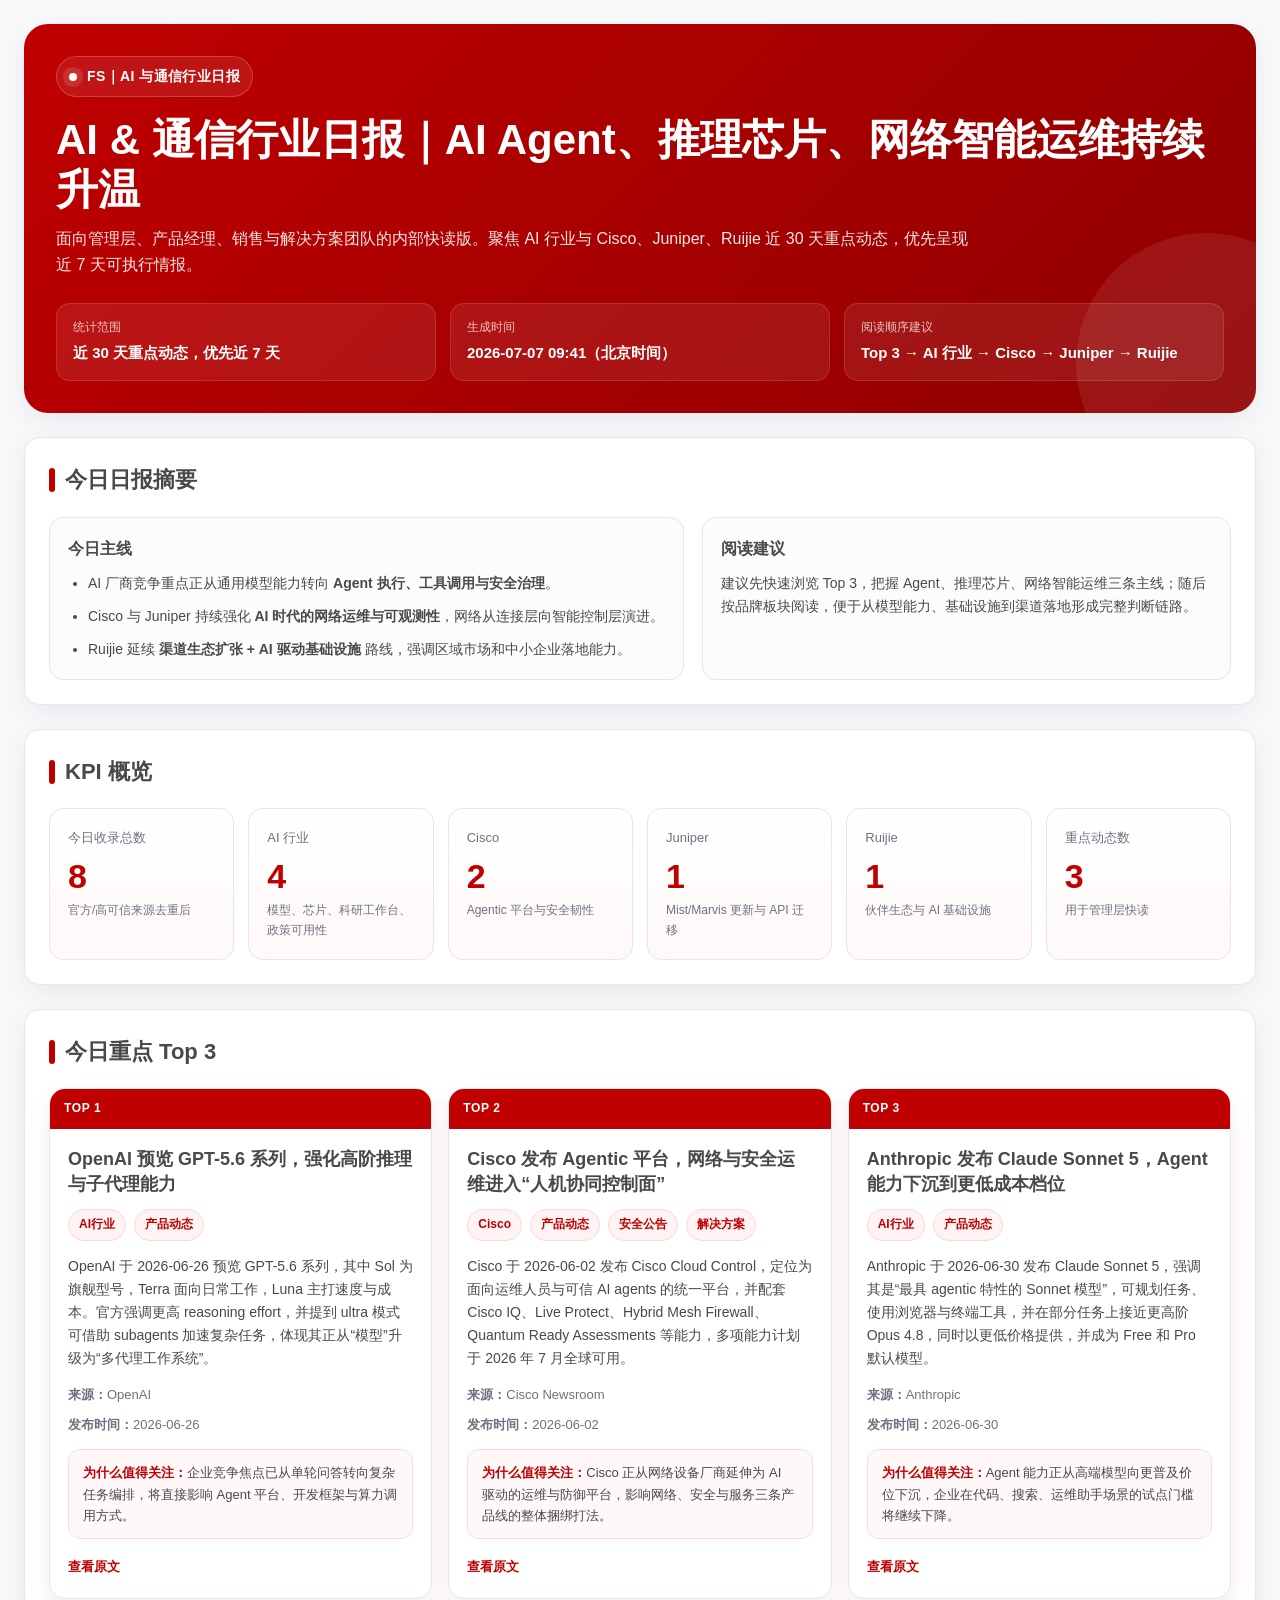
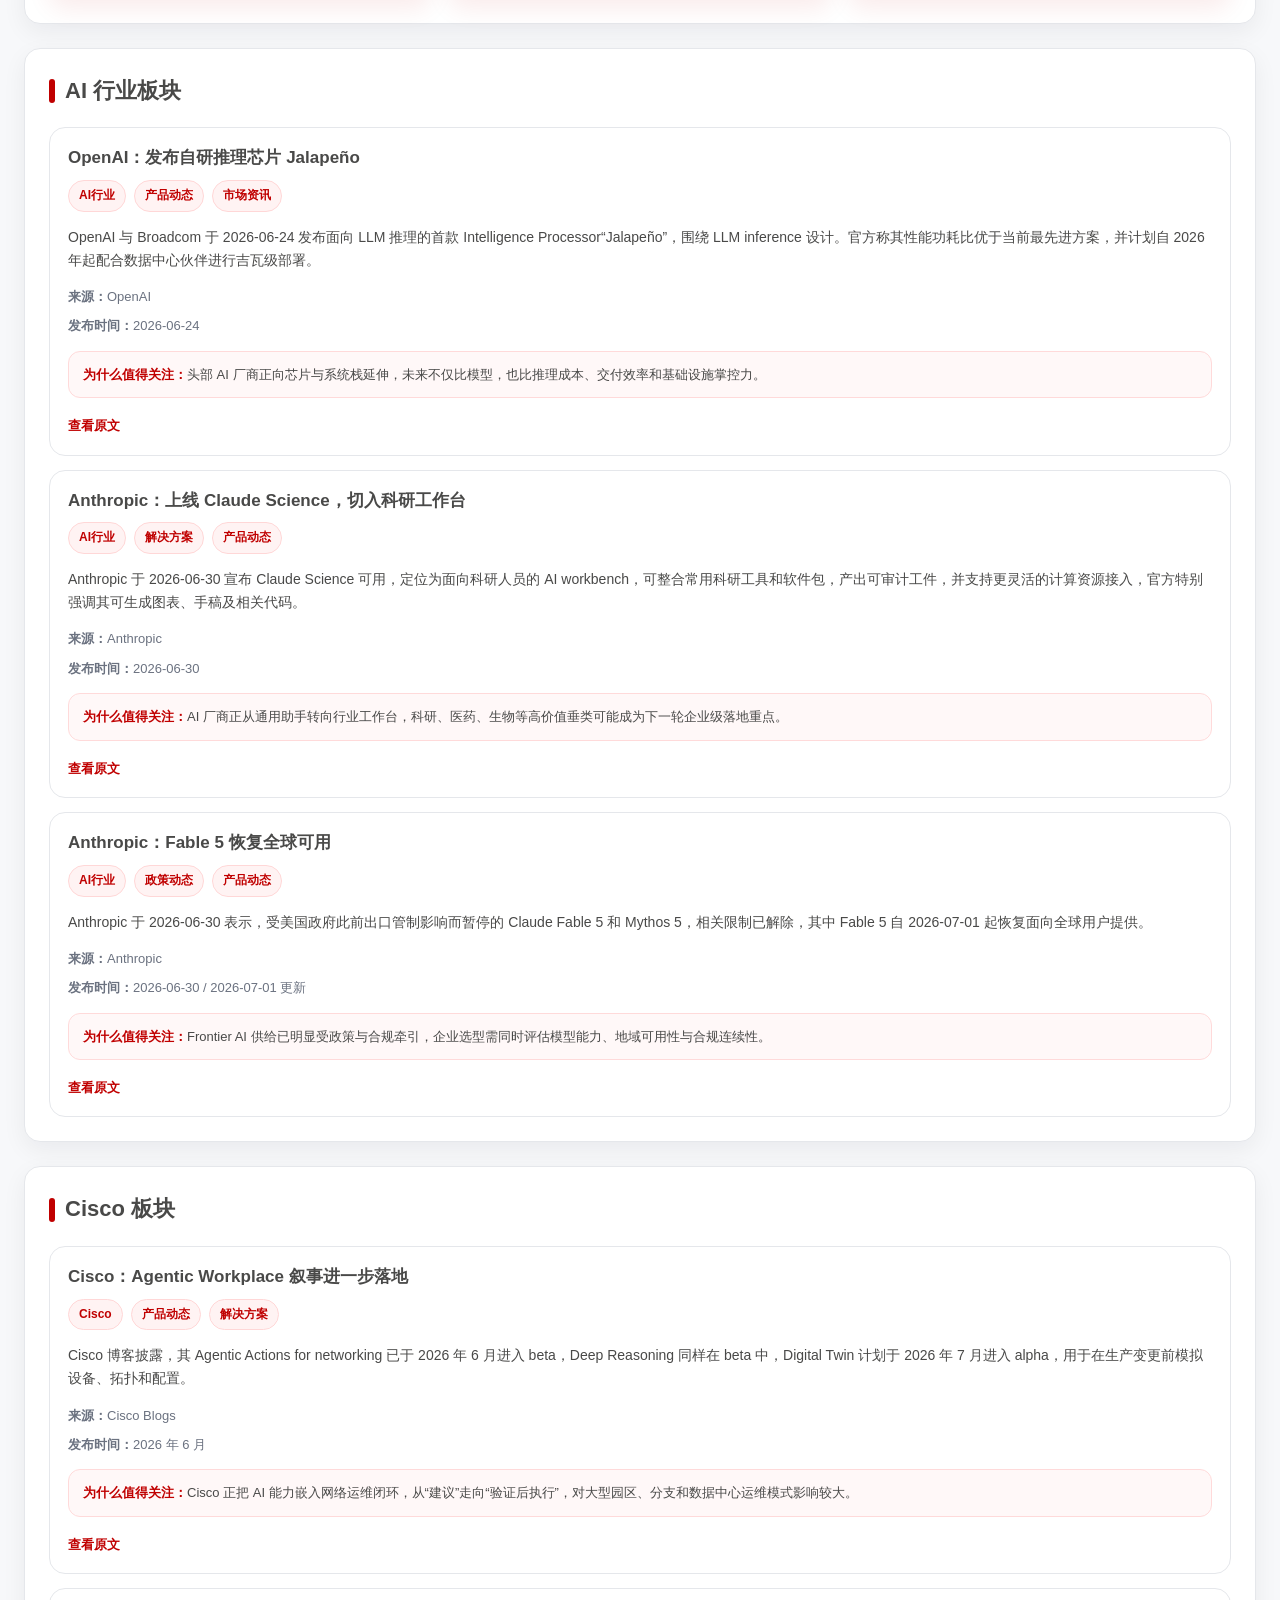
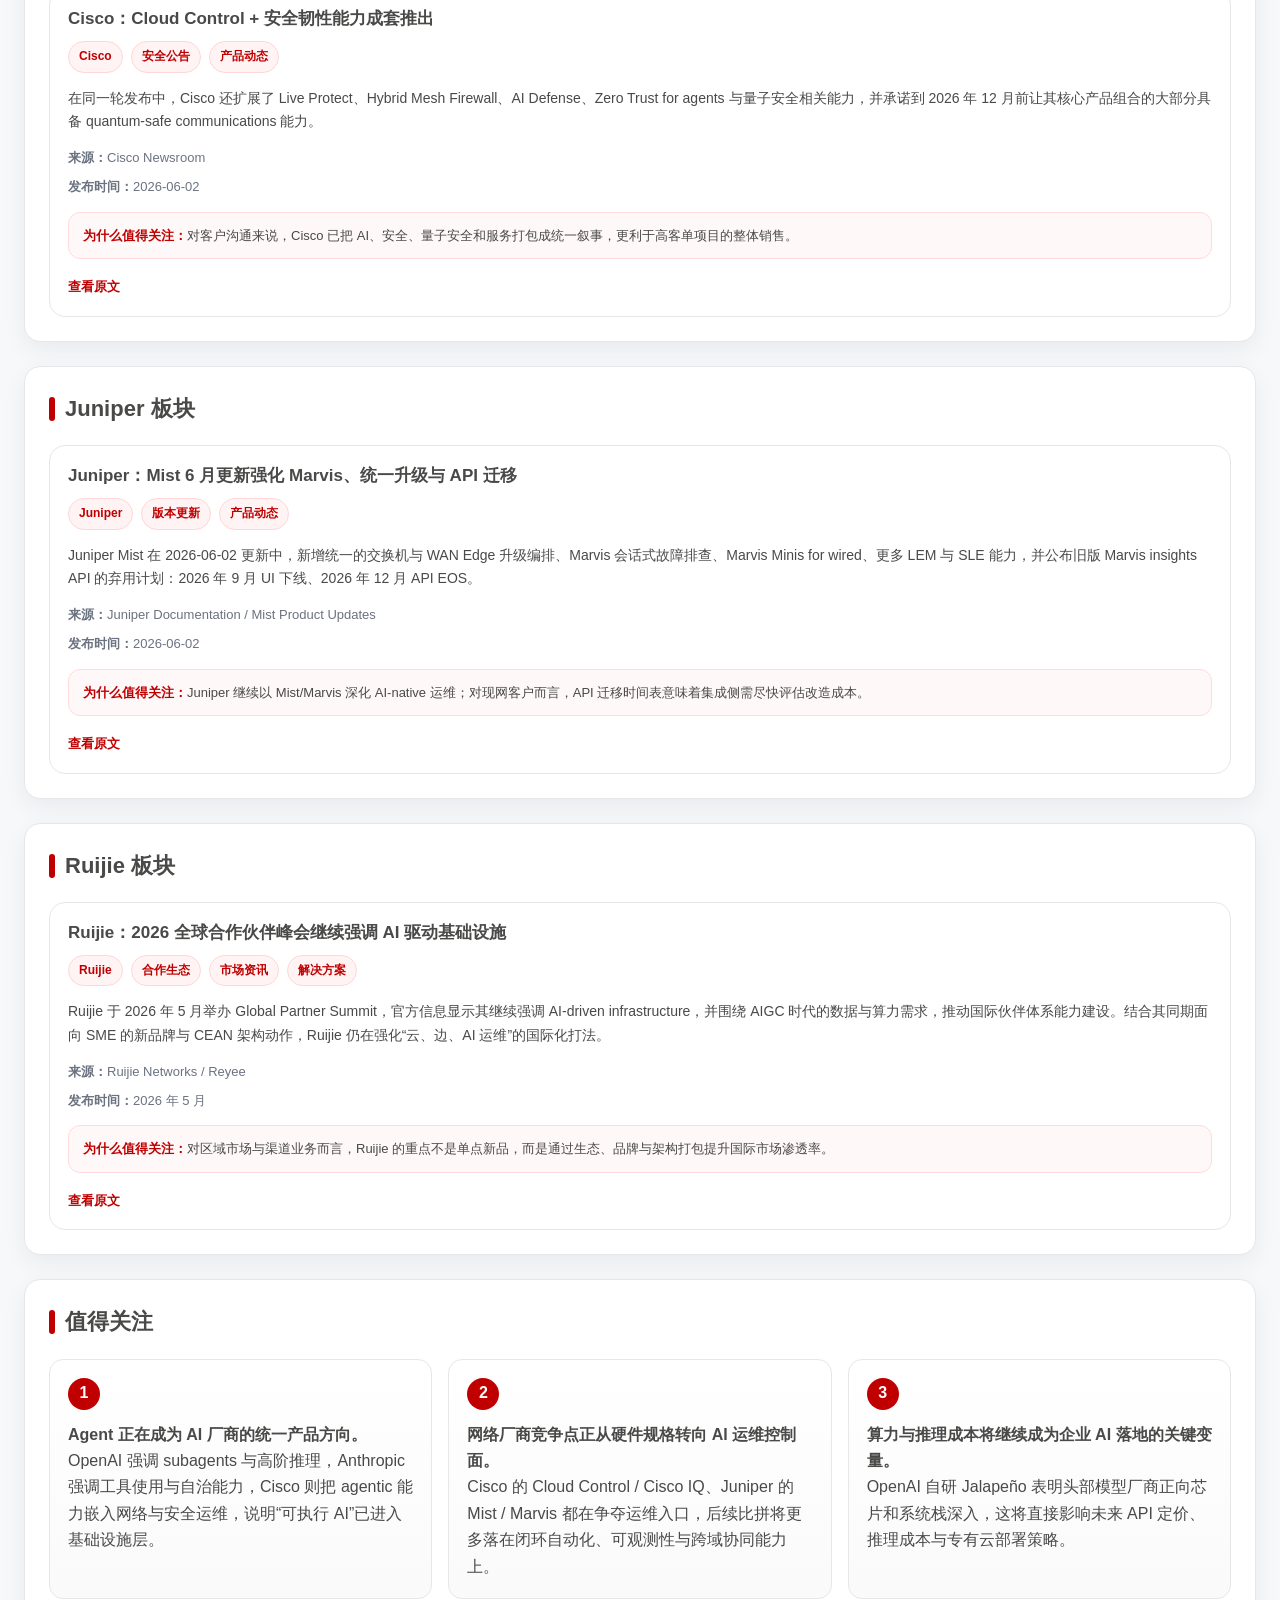
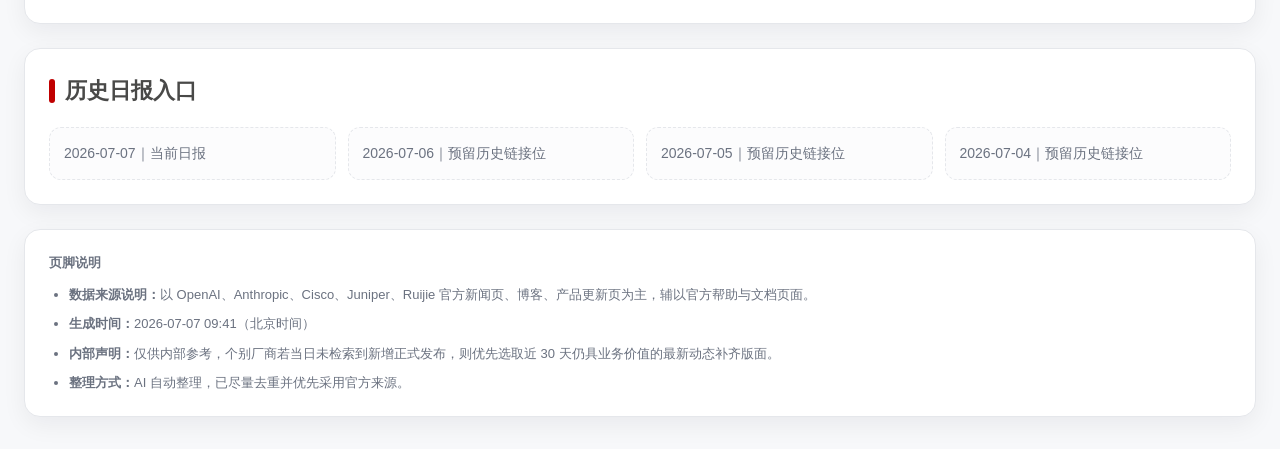
<file: briefs/2026-07-07.html>
<!DOCTYPE html>
<html lang="zh-CN">
<head>
  <meta charset="UTF-8" />
  <meta name="viewport" content="width=device-width, initial-scale=1.0" />
  <title>AI & 通信行业日报｜2026-07-07</title>
  <style>
    :root {
      --fs-red: #C00000;
      --fs-black: #494948;
      --bg: #F7F8FA;
      --card: #FFFFFF;
      --border: #E5E7EB;
      --muted: #6B7280;
      --tag-bg: #FFF3F3;
      --shadow: 0 8px 24px rgba(15, 23, 42, 0.06);
      --radius: 16px;
      --radius-sm: 10px;
      --max-width: 1280px;
    }

    * { box-sizing: border-box; }
    html { scroll-behavior: smooth; }
    body {
      margin: 0;
      font-family: -apple-system, BlinkMacSystemFont, "Segoe UI", "PingFang SC", "Hiragino Sans GB", "Microsoft YaHei", sans-serif;
      background: var(--bg);
      color: var(--fs-black);
      line-height: 1.65;
    }

    a {
      color: var(--fs-red);
      text-decoration: none;
    }
    a:hover { text-decoration: underline; }

    .page {
      max-width: var(--max-width);
      margin: 0 auto;
      padding: 24px;
    }

    .header {
      background: linear-gradient(135deg, #C00000 0%, #8F0000 100%);
      color: #fff;
      border-radius: 24px;
      padding: 32px;
      box-shadow: var(--shadow);
      position: relative;
      overflow: hidden;
    }

    .header::after {
      content: "";
      position: absolute;
      inset: auto -80px -80px auto;
      width: 260px;
      height: 260px;
      background: rgba(255,255,255,0.08);
      border-radius: 50%;
    }

    .brand {
      display: inline-flex;
      align-items: center;
      gap: 10px;
      font-size: 14px;
      font-weight: 700;
      letter-spacing: 0.4px;
      padding: 8px 12px;
      border: 1px solid rgba(255,255,255,0.2);
      border-radius: 999px;
      background: rgba(255,255,255,0.08);
      backdrop-filter: blur(6px);
    }

    .brand-mark {
      width: 8px;
      height: 8px;
      border-radius: 50%;
      background: #fff;
      box-shadow: 0 0 0 6px rgba(255,255,255,0.12);
    }

    .header h1 {
      margin: 18px 0 10px;
      font-size: clamp(28px, 4vw, 42px);
      line-height: 1.2;
    }

    .subtitle {
      margin: 0;
      font-size: 16px;
      color: rgba(255,255,255,0.9);
      max-width: 920px;
    }

    .meta-grid {
      margin-top: 24px;
      display: grid;
      grid-template-columns: repeat(3, minmax(0, 1fr));
      gap: 14px;
      position: relative;
      z-index: 1;
    }

    .meta-item {
      background: rgba(255,255,255,0.08);
      border: 1px solid rgba(255,255,255,0.12);
      border-radius: 14px;
      padding: 14px 16px;
    }

    .meta-label {
      display: block;
      font-size: 12px;
      color: rgba(255,255,255,0.75);
      margin-bottom: 4px;
    }

    .meta-value {
      font-size: 15px;
      font-weight: 700;
    }

    .section {
      margin-top: 24px;
      background: var(--card);
      border: 1px solid var(--border);
      border-radius: var(--radius);
      box-shadow: var(--shadow);
      padding: 24px;
    }

    .section-title {
      display: flex;
      align-items: center;
      justify-content: space-between;
      gap: 12px;
      margin-bottom: 18px;
    }

    .section-title h2 {
      margin: 0;
      font-size: 22px;
      color: var(--fs-black);
    }

    .section-title .accent {
      width: 6px;
      height: 24px;
      border-radius: 999px;
      background: var(--fs-red);
      margin-right: 10px;
      display: inline-block;
      vertical-align: middle;
    }

    .title-wrap {
      display: flex;
      align-items: center;
    }

    .summary-grid {
      display: grid;
      grid-template-columns: 1.2fr 1fr;
      gap: 18px;
    }

    .panel {
      background: #FCFCFD;
      border: 1px solid var(--border);
      border-radius: 14px;
      padding: 18px;
    }

    .panel h3 {
      margin: 0 0 10px;
      font-size: 16px;
      color: var(--fs-black);
    }

    .panel p, .panel li {
      margin: 0;
      color: var(--fs-black);
      font-size: 14px;
    }

    .panel ul {
      margin: 0;
      padding-left: 20px;
      display: grid;
      gap: 10px;
    }

    .kpi-grid {
      display: grid;
      grid-template-columns: repeat(6, minmax(0, 1fr));
      gap: 14px;
    }

    .kpi-card {
      background: linear-gradient(180deg, #FFFFFF 0%, #FFF8F8 100%);
      border: 1px solid var(--border);
      border-radius: 14px;
      padding: 18px;
      min-height: 112px;
    }

    .kpi-label {
      color: var(--muted);
      font-size: 13px;
      margin-bottom: 10px;
    }

    .kpi-value {
      color: var(--fs-red);
      font-size: 34px;
      line-height: 1;
      font-weight: 800;
      margin-bottom: 8px;
    }

    .kpi-sub {
      font-size: 12px;
      color: var(--muted);
    }

    .top3-grid {
      display: grid;
      grid-template-columns: repeat(3, minmax(0, 1fr));
      gap: 16px;
    }

    .top-card, .news-card {
      border: 1px solid var(--border);
      border-radius: 16px;
      background: #fff;
      overflow: hidden;
    }

    .top-card {
      box-shadow: 0 10px 24px rgba(192, 0, 0, 0.08);
    }

    .top-rank {
      background: var(--fs-red);
      color: #fff;
      font-size: 12px;
      font-weight: 800;
      letter-spacing: 0.6px;
      padding: 10px 14px;
    }

    .card-body {
      padding: 18px;
    }

    .card-title {
      margin: 0 0 12px;
      font-size: 18px;
      line-height: 1.4;
      color: var(--fs-black);
    }

    .card-text {
      margin: 0 0 14px;
      font-size: 14px;
      color: var(--fs-black);
    }

    .meta-row {
      display: flex;
      flex-wrap: wrap;
      gap: 8px;
      margin-bottom: 14px;
    }

    .tag {
      display: inline-flex;
      align-items: center;
      padding: 5px 10px;
      border-radius: 999px;
      background: var(--tag-bg);
      color: var(--fs-red);
      font-size: 12px;
      font-weight: 700;
      border: 1px solid #FFD7D7;
    }

    .info-list {
      display: grid;
      gap: 8px;
      font-size: 13px;
      color: var(--muted);
      margin-bottom: 14px;
    }

    .highlight {
      background: #FFF8F8;
      border: 1px solid #FFDADA;
      border-radius: 12px;
      padding: 12px 14px;
      font-size: 13px;
    }

    .highlight strong { color: var(--fs-red); }

    .section-block + .section-block {
      margin-top: 28px;
      padding-top: 24px;
      border-top: 1px dashed var(--border);
    }

    .section-block h3 {
      margin: 0 0 14px;
      font-size: 20px;
      color: var(--fs-black);
    }

    .news-list {
      display: grid;
      gap: 14px;
    }

    .news-card .card-title {
      font-size: 17px;
      margin-bottom: 10px;
    }

    .news-card .card-body {
      padding: 18px 18px 16px;
    }

    .observations {
      display: grid;
      grid-template-columns: repeat(3, minmax(0, 1fr));
      gap: 16px;
    }

    .ob-card {
      border: 1px solid var(--border);
      border-radius: 14px;
      padding: 18px;
      background: linear-gradient(180deg, #fff 0%, #fafafa 100%);
    }

    .ob-index {
      width: 32px;
      height: 32px;
      border-radius: 50%;
      display: inline-flex;
      align-items: center;
      justify-content: center;
      background: var(--fs-red);
      color: #fff;
      font-weight: 800;
      margin-bottom: 12px;
    }

    .archive-list {
      display: grid;
      grid-template-columns: repeat(4, minmax(0, 1fr));
      gap: 12px;
    }

    .archive-item {
      border: 1px dashed var(--border);
      border-radius: 12px;
      padding: 14px;
      background: #FCFCFD;
      color: var(--muted);
      font-size: 14px;
    }

    .footer {
      margin: 24px 0 8px;
      padding: 22px 24px;
      border-radius: 16px;
      background: #fff;
      border: 1px solid var(--border);
      color: var(--muted);
      font-size: 13px;
      box-shadow: var(--shadow);
    }

    .footer ul {
      margin: 10px 0 0;
      padding-left: 20px;
      display: grid;
      gap: 8px;
    }

    .source-link {
      font-size: 13px;
      font-weight: 700;
    }

    @media (max-width: 1100px) {
      .kpi-grid, .top3-grid, .observations, .archive-list { grid-template-columns: repeat(2, minmax(0, 1fr)); }
      .summary-grid { grid-template-columns: 1fr; }
    }

    @media (max-width: 780px) {
      .page { padding: 14px; }
      .header, .section, .footer { padding: 18px; }
      .meta-grid, .kpi-grid, .top3-grid, .observations, .archive-list { grid-template-columns: 1fr; }
      .header h1 { font-size: 28px; }
    }
  </style>
</head>
<body>
  <div class="page">
    <header class="header">
      <div class="brand"><span class="brand-mark"></span>FS｜AI 与通信行业日报</div>
      <h1>AI & 通信行业日报｜AI Agent、推理芯片、网络智能运维持续升温</h1>
      <p class="subtitle">面向管理层、产品经理、销售与解决方案团队的内部快读版。聚焦 AI 行业与 Cisco、Juniper、Ruijie 近 30 天重点动态，优先呈现近 7 天可执行情报。</p>
      <div class="meta-grid">
        <div class="meta-item">
          <span class="meta-label">统计范围</span>
          <div class="meta-value">近 30 天重点动态，优先近 7 天</div>
        </div>
        <div class="meta-item">
          <span class="meta-label">生成时间</span>
          <div class="meta-value">2026-07-07 09:41（北京时间）</div>
        </div>
        <div class="meta-item">
          <span class="meta-label">阅读顺序建议</span>
          <div class="meta-value">Top 3 → AI 行业 → Cisco → Juniper → Ruijie</div>
        </div>
      </div>
    </header>

    <section class="section">
      <div class="section-title">
        <div class="title-wrap"><span class="accent"></span><h2>今日日报摘要</h2></div>
      </div>
      <div class="summary-grid">
        <div class="panel">
          <h3>今日主线</h3>
          <ul>
            <li>AI 厂商竞争重点正从通用模型能力转向 <strong>Agent 执行、工具调用与安全治理</strong>。</li>
            <li>Cisco 与 Juniper 持续强化 <strong>AI 时代的网络运维与可观测性</strong>，网络从连接层向智能控制层演进。</li>
            <li>Ruijie 延续 <strong>渠道生态扩张 + AI 驱动基础设施</strong> 路线，强调区域市场和中小企业落地能力。</li>
          </ul>
        </div>
        <div class="panel">
          <h3>阅读建议</h3>
          <p>建议先快速浏览 Top 3，把握 Agent、推理芯片、网络智能运维三条主线；随后按品牌板块阅读，便于从模型能力、基础设施到渠道落地形成完整判断链路。</p>
        </div>
      </div>
    </section>

    <section class="section">
      <div class="section-title">
        <div class="title-wrap"><span class="accent"></span><h2>KPI 概览</h2></div>
      </div>
      <div class="kpi-grid">
        <div class="kpi-card"><div class="kpi-label">今日收录总数</div><div class="kpi-value">8</div><div class="kpi-sub">官方/高可信来源去重后</div></div>
        <div class="kpi-card"><div class="kpi-label">AI 行业</div><div class="kpi-value">4</div><div class="kpi-sub">模型、芯片、科研工作台、政策可用性</div></div>
        <div class="kpi-card"><div class="kpi-label">Cisco</div><div class="kpi-value">2</div><div class="kpi-sub">Agentic 平台与安全韧性</div></div>
        <div class="kpi-card"><div class="kpi-label">Juniper</div><div class="kpi-value">1</div><div class="kpi-sub">Mist/Marvis 更新与 API 迁移</div></div>
        <div class="kpi-card"><div class="kpi-label">Ruijie</div><div class="kpi-value">1</div><div class="kpi-sub">伙伴生态与 AI 基础设施</div></div>
        <div class="kpi-card"><div class="kpi-label">重点动态数</div><div class="kpi-value">3</div><div class="kpi-sub">用于管理层快读</div></div>
      </div>
    </section>

    <section class="section">
      <div class="section-title">
        <div class="title-wrap"><span class="accent"></span><h2>今日重点 Top 3</h2></div>
      </div>
      <div class="top3-grid">
        <article class="top-card">
          <div class="top-rank">TOP 1</div>
          <div class="card-body">
            <h3 class="card-title">OpenAI 预览 GPT-5.6 系列，强化高阶推理与子代理能力</h3>
            <div class="meta-row">
              <span class="tag">AI行业</span><span class="tag">产品动态</span>
            </div>
            <p class="card-text">OpenAI 于 2026-06-26 预览 GPT-5.6 系列，其中 Sol 为旗舰型号，Terra 面向日常工作，Luna 主打速度与成本。官方强调更高 reasoning effort，并提到 ultra 模式可借助 subagents 加速复杂任务，体现其正从“模型”升级为“多代理工作系统”。</p>
            <div class="info-list">
              <div><strong>来源：</strong>OpenAI</div>
              <div><strong>发布时间：</strong>2026-06-26</div>
            </div>
            <div class="highlight"><strong>为什么值得关注：</strong>企业竞争焦点已从单轮问答转向复杂任务编排，将直接影响 Agent 平台、开发框架与算力调用方式。</div>
            <p style="margin:14px 0 0;"><a class="source-link" href="https://openai.com/index/previewing-gpt-5-6-sol/?utm_source=openai" target="_blank" rel="noopener">查看原文</a></p>
          </div>
        </article>

        <article class="top-card">
          <div class="top-rank">TOP 2</div>
          <div class="card-body">
            <h3 class="card-title">Cisco 发布 Agentic 平台，网络与安全运维进入“人机协同控制面”</h3>
            <div class="meta-row">
              <span class="tag">Cisco</span><span class="tag">产品动态</span><span class="tag">安全公告</span><span class="tag">解决方案</span>
            </div>
            <p class="card-text">Cisco 于 2026-06-02 发布 Cisco Cloud Control，定位为面向运维人员与可信 AI agents 的统一平台，并配套 Cisco IQ、Live Protect、Hybrid Mesh Firewall、Quantum Ready Assessments 等能力，多项能力计划于 2026 年 7 月全球可用。</p>
            <div class="info-list">
              <div><strong>来源：</strong>Cisco Newsroom</div>
              <div><strong>发布时间：</strong>2026-06-02</div>
            </div>
            <div class="highlight"><strong>为什么值得关注：</strong>Cisco 正从网络设备厂商延伸为 AI 驱动的运维与防御平台，影响网络、安全与服务三条产品线的整体捆绑打法。</div>
            <p style="margin:14px 0 0;"><a class="source-link" href="https://newsroom.cisco.com/c/r/newsroom/en/us/a/y2026/m06/cisco-unveils-agentic-platform-for-operating-and-defending-critical-it-infrastructure.html?utm_source=openai" target="_blank" rel="noopener">查看原文</a></p>
          </div>
        </article>

        <article class="top-card">
          <div class="top-rank">TOP 3</div>
          <div class="card-body">
            <h3 class="card-title">Anthropic 发布 Claude Sonnet 5，Agent 能力下沉到更低成本档位</h3>
            <div class="meta-row">
              <span class="tag">AI行业</span><span class="tag">产品动态</span>
            </div>
            <p class="card-text">Anthropic 于 2026-06-30 发布 Claude Sonnet 5，强调其是“最具 agentic 特性的 Sonnet 模型”，可规划任务、使用浏览器与终端工具，并在部分任务上接近更高阶 Opus 4.8，同时以更低价格提供，并成为 Free 和 Pro 默认模型。</p>
            <div class="info-list">
              <div><strong>来源：</strong>Anthropic</div>
              <div><strong>发布时间：</strong>2026-06-30</div>
            </div>
            <div class="highlight"><strong>为什么值得关注：</strong>Agent 能力正从高端模型向更普及价位下沉，企业在代码、搜索、运维助手场景的试点门槛将继续下降。</div>
            <p style="margin:14px 0 0;"><a class="source-link" href="https://www.anthropic.com/news/claude-sonnet-5?utm_source=openai" target="_blank" rel="noopener">查看原文</a></p>
          </div>
        </article>
      </div>
    </section>

    <section class="section">
      <div class="section-title">
        <div class="title-wrap"><span class="accent"></span><h2>AI 行业板块</h2></div>
      </div>
      <div class="news-list">
        <article class="news-card"><div class="card-body"><h3 class="card-title">OpenAI：发布自研推理芯片 Jalapeño</h3><div class="meta-row"><span class="tag">AI行业</span><span class="tag">产品动态</span><span class="tag">市场资讯</span></div><p class="card-text">OpenAI 与 Broadcom 于 2026-06-24 发布面向 LLM 推理的首款 Intelligence Processor“Jalapeño”，围绕 LLM inference 设计。官方称其性能功耗比优于当前最先进方案，并计划自 2026 年起配合数据中心伙伴进行吉瓦级部署。</p><div class="info-list"><div><strong>来源：</strong>OpenAI</div><div><strong>发布时间：</strong>2026-06-24</div></div><div class="highlight"><strong>为什么值得关注：</strong>头部 AI 厂商正向芯片与系统栈延伸，未来不仅比模型，也比推理成本、交付效率和基础设施掌控力。</div><p style="margin:14px 0 0;"><a class="source-link" href="https://openai.com/index/openai-broadcom-jalapeno-inference-chip/?utm_source=openai" target="_blank" rel="noopener">查看原文</a></p></div></article>
        <article class="news-card"><div class="card-body"><h3 class="card-title">Anthropic：上线 Claude Science，切入科研工作台</h3><div class="meta-row"><span class="tag">AI行业</span><span class="tag">解决方案</span><span class="tag">产品动态</span></div><p class="card-text">Anthropic 于 2026-06-30 宣布 Claude Science 可用，定位为面向科研人员的 AI workbench，可整合常用科研工具和软件包，产出可审计工件，并支持更灵活的计算资源接入，官方特别强调其可生成图表、手稿及相关代码。</p><div class="info-list"><div><strong>来源：</strong>Anthropic</div><div><strong>发布时间：</strong>2026-06-30</div></div><div class="highlight"><strong>为什么值得关注：</strong>AI 厂商正从通用助手转向行业工作台，科研、医药、生物等高价值垂类可能成为下一轮企业级落地重点。</div><p style="margin:14px 0 0;"><a class="source-link" href="https://www.anthropic.com/news/claude-science-ai-workbench?utm_source=openai" target="_blank" rel="noopener">查看原文</a></p></div></article>
        <article class="news-card"><div class="card-body"><h3 class="card-title">Anthropic：Fable 5 恢复全球可用</h3><div class="meta-row"><span class="tag">AI行业</span><span class="tag">政策动态</span><span class="tag">产品动态</span></div><p class="card-text">Anthropic 于 2026-06-30 表示，受美国政府此前出口管制影响而暂停的 Claude Fable 5 和 Mythos 5，相关限制已解除，其中 Fable 5 自 2026-07-01 起恢复面向全球用户提供。</p><div class="info-list"><div><strong>来源：</strong>Anthropic</div><div><strong>发布时间：</strong>2026-06-30 / 2026-07-01 更新</div></div><div class="highlight"><strong>为什么值得关注：</strong>Frontier AI 供给已明显受政策与合规牵引，企业选型需同时评估模型能力、地域可用性与合规连续性。</div><p style="margin:14px 0 0;"><a class="source-link" href="https://www.anthropic.com/news/redeploying-fable-5?utm_source=openai" target="_blank" rel="noopener">查看原文</a></p></div></article>
      </div>
    </section>

    <section class="section">
      <div class="section-title">
        <div class="title-wrap"><span class="accent"></span><h2>Cisco 板块</h2></div>
      </div>
      <div class="news-list">
        <article class="news-card"><div class="card-body"><h3 class="card-title">Cisco：Agentic Workplace 叙事进一步落地</h3><div class="meta-row"><span class="tag">Cisco</span><span class="tag">产品动态</span><span class="tag">解决方案</span></div><p class="card-text">Cisco 博客披露，其 Agentic Actions for networking 已于 2026 年 6 月进入 beta，Deep Reasoning 同样在 beta 中，Digital Twin 计划于 2026 年 7 月进入 alpha，用于在生产变更前模拟设备、拓扑和配置。</p><div class="info-list"><div><strong>来源：</strong>Cisco Blogs</div><div><strong>发布时间：</strong>2026 年 6 月</div></div><div class="highlight"><strong>为什么值得关注：</strong>Cisco 正把 AI 能力嵌入网络运维闭环，从“建议”走向“验证后执行”，对大型园区、分支和数据中心运维模式影响较大。</div><p style="margin:14px 0 0;"><a class="source-link" href="https://blogs.cisco.com/news/the-agentic-workplace-runs-on-cisco?utm_source=openai" target="_blank" rel="noopener">查看原文</a></p></div></article>
        <article class="news-card"><div class="card-body"><h3 class="card-title">Cisco：Cloud Control + 安全韧性能力成套推出</h3><div class="meta-row"><span class="tag">Cisco</span><span class="tag">安全公告</span><span class="tag">产品动态</span></div><p class="card-text">在同一轮发布中，Cisco 还扩展了 Live Protect、Hybrid Mesh Firewall、AI Defense、Zero Trust for agents 与量子安全相关能力，并承诺到 2026 年 12 月前让其核心产品组合的大部分具备 quantum-safe communications 能力。</p><div class="info-list"><div><strong>来源：</strong>Cisco Newsroom</div><div><strong>发布时间：</strong>2026-06-02</div></div><div class="highlight"><strong>为什么值得关注：</strong>对客户沟通来说，Cisco 已把 AI、安全、量子安全和服务打包成统一叙事，更利于高客单项目的整体销售。</div><p style="margin:14px 0 0;"><a class="source-link" href="https://newsroom.cisco.com/c/r/newsroom/en/us/a/y2026/m06/cisco-unveils-agentic-platform-for-operating-and-defending-critical-it-infrastructure.html?utm_source=openai" target="_blank" rel="noopener">查看原文</a></p></div></article>
      </div>
    </section>

    <section class="section">
      <div class="section-title">
        <div class="title-wrap"><span class="accent"></span><h2>Juniper 板块</h2></div>
      </div>
      <div class="news-list">
        <article class="news-card"><div class="card-body"><h3 class="card-title">Juniper：Mist 6 月更新强化 Marvis、统一升级与 API 迁移</h3><div class="meta-row"><span class="tag">Juniper</span><span class="tag">版本更新</span><span class="tag">产品动态</span></div><p class="card-text">Juniper Mist 在 2026-06-02 更新中，新增统一的交换机与 WAN Edge 升级编排、Marvis 会话式故障排查、Marvis Minis for wired、更多 LEM 与 SLE 能力，并公布旧版 Marvis insights API 的弃用计划：2026 年 9 月 UI 下线、2026 年 12 月 API EOS。</p><div class="info-list"><div><strong>来源：</strong>Juniper Documentation / Mist Product Updates</div><div><strong>发布时间：</strong>2026-06-02</div></div><div class="highlight"><strong>为什么值得关注：</strong>Juniper 继续以 Mist/Marvis 深化 AI-native 运维；对现网客户而言，API 迁移时间表意味着集成侧需尽快评估改造成本。</div><p style="margin:14px 0 0;"><a class="source-link" href="https://www.juniper.net/documentation/us/en/software/mist/product-updates/latest.html?utm_source=openai" target="_blank" rel="noopener">查看原文</a></p></div></article>
      </div>
    </section>

    <section class="section">
      <div class="section-title">
        <div class="title-wrap"><span class="accent"></span><h2>Ruijie 板块</h2></div>
      </div>
      <div class="news-list">
        <article class="news-card"><div class="card-body"><h3 class="card-title">Ruijie：2026 全球合作伙伴峰会继续强调 AI 驱动基础设施</h3><div class="meta-row"><span class="tag">Ruijie</span><span class="tag">合作生态</span><span class="tag">市场资讯</span><span class="tag">解决方案</span></div><p class="card-text">Ruijie 于 2026 年 5 月举办 Global Partner Summit，官方信息显示其继续强调 AI-driven infrastructure，并围绕 AIGC 时代的数据与算力需求，推动国际伙伴体系能力建设。结合其同期面向 SME 的新品牌与 CEAN 架构动作，Ruijie 仍在强化“云、边、AI 运维”的国际化打法。</p><div class="info-list"><div><strong>来源：</strong>Ruijie Networks / Reyee</div><div><strong>发布时间：</strong>2026 年 5 月</div></div><div class="highlight"><strong>为什么值得关注：</strong>对区域市场与渠道业务而言，Ruijie 的重点不是单点新品，而是通过生态、品牌与架构打包提升国际市场渗透率。</div><p style="margin:14px 0 0;"><a class="source-link" href="https://www.ruijie.com/en-global/about/news/partner-summit-2026?utm_source=openai" target="_blank" rel="noopener">查看原文</a></p></div></article>
      </div>
    </section>

    <section class="section">
      <div class="section-title">
        <div class="title-wrap"><span class="accent"></span><h2>值得关注</h2></div>
      </div>
      <div class="observations">
        <div class="ob-card"><div class="ob-index">1</div><div><strong>Agent 正在成为 AI 厂商的统一产品方向。</strong><br>OpenAI 强调 subagents 与高阶推理，Anthropic 强调工具使用与自治能力，Cisco 则把 agentic 能力嵌入网络与安全运维，说明“可执行 AI”已进入基础设施层。</div></div>
        <div class="ob-card"><div class="ob-index">2</div><div><strong>网络厂商竞争点正从硬件规格转向 AI 运维控制面。</strong><br>Cisco 的 Cloud Control / Cisco IQ、Juniper 的 Mist / Marvis 都在争夺运维入口，后续比拼将更多落在闭环自动化、可观测性与跨域协同能力上。</div></div>
        <div class="ob-card"><div class="ob-index">3</div><div><strong>算力与推理成本将继续成为企业 AI 落地的关键变量。</strong><br>OpenAI 自研 Jalapeño 表明头部模型厂商正向芯片和系统栈深入，这将直接影响未来 API 定价、推理成本与专有云部署策略。</div></div>
      </div>
    </section>

    <section class="section">
      <div class="section-title">
        <div class="title-wrap"><span class="accent"></span><h2>历史日报入口</h2></div>
      </div>
      <div class="archive-list">
        <div class="archive-item">2026-07-07｜当前日报</div>
        <div class="archive-item">2026-07-06｜预留历史链接位</div>
        <div class="archive-item">2026-07-05｜预留历史链接位</div>
        <div class="archive-item">2026-07-04｜预留历史链接位</div>
      </div>
    </section>

    <footer class="footer">
      <strong>页脚说明</strong>
      <ul>
        <li><strong>数据来源说明：</strong>以 OpenAI、Anthropic、Cisco、Juniper、Ruijie 官方新闻页、博客、产品更新页为主，辅以官方帮助与文档页面。</li>
        <li><strong>生成时间：</strong>2026-07-07 09:41（北京时间）</li>
        <li><strong>内部声明：</strong>仅供内部参考，个别厂商若当日未检索到新增正式发布，则优先选取近 30 天仍具业务价值的最新动态补齐版面。</li>
        <li><strong>整理方式：</strong>AI 自动整理，已尽量去重并优先采用官方来源。</li>
      </ul>
    </footer>
  </div>
</body>
</html>
</file>
